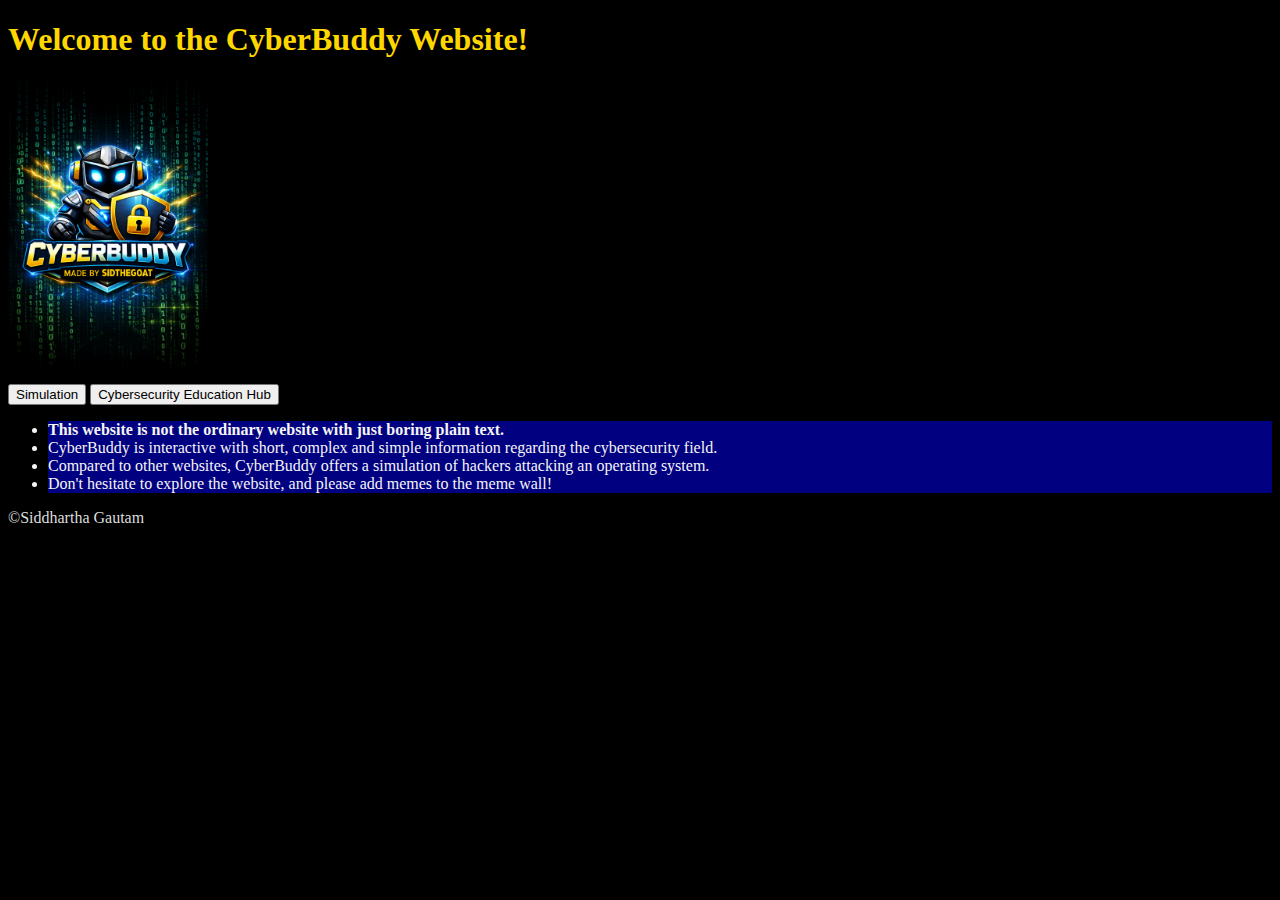
<file: css_1/index.html>
<!DOCTYPE html>
<html lang="en">
<head>
    <meta charset="UTF-8">
    <meta name="viewport" content="width=device-width, initial-scale=1.0">
    <title>CyberBuddy</title>
    <link rel="stylesheet" href="styles.css">
</head> 
<header> <h1>Welcome to the CyberBuddy Website!</h1> </header>
<body> 
    <script src="script.js">

    </script>
    <img src="image.png" alt="CyberBuddy Logo" width="300" height="500">
    <nav>   
    <button onclick="window.location= 'index3.html'">Simulation</button>
    <button onclick="window.location='index2.html'">Cybersecurity Education Hub</button>
    </nav>
     <ul>
     <li id="textbold">  This website is not the ordinary website with just boring plain text. </li>
    <li class="textbold">CyberBuddy is interactive with short, complex and simple information regarding the cybersecurity field.</li> 
    <li>Compared to other websites, CyberBuddy offers a simulation of hackers attacking an operating system.</li>
    <li>Don't hesitate to explore the website, and please add memes to the meme wall!</li>
    </ul>
    <footer>©Siddhartha Gautam</footer>
</body>
</html>
</file>
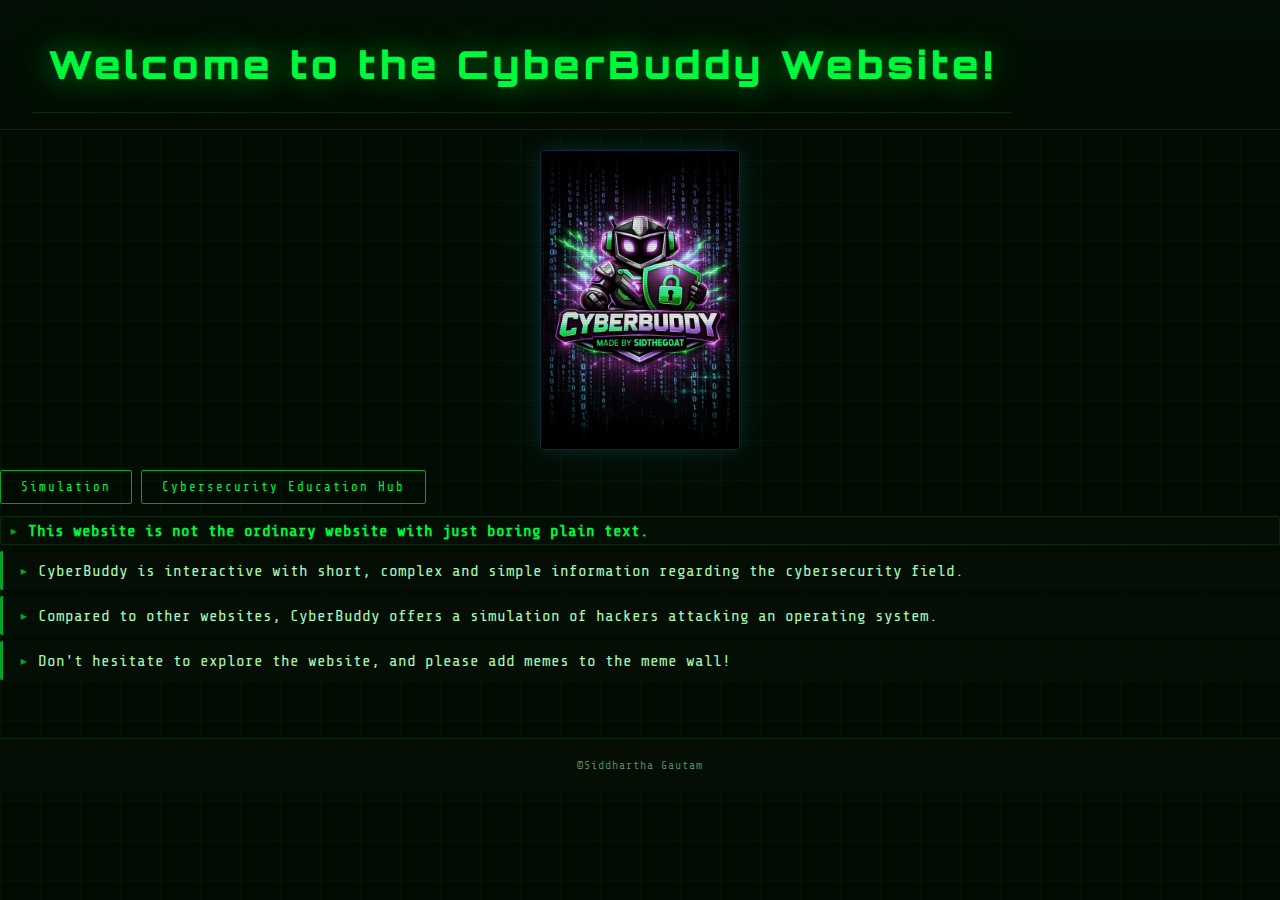
<file: html_1/index.html>
<!DOCTYPE html>
<html lang="en">
<head>
    <meta charset="UTF-8">
    <meta name="viewport" content="width=device-width, initial-scale=1.0">
    <title>CyberBuddy</title>
    <link rel="stylesheet" href="styles.css">
</head> 
<header> <h1>Welcome to the CyberBuddy Website!</h1> </header>
<body> 
    <script src="script.js">

    </script>
    <img src="image.png" alt="CyberBuddy Logo" width="300" height="500">
    <nav>   
    <button onclick="window.location= 'index3.html'">Simulation</button>
    <button onclick="window.location='index2.html'">Cybersecurity Education Hub</button>
    </nav>
     <ul>
     <li id="textbold">  This website is not the ordinary website with just boring plain text. </li>
    <li class="textbold">CyberBuddy is interactive with short, complex and simple information regarding the cybersecurity field.</li> 
    <li>Compared to other websites, CyberBuddy offers a simulation of hackers attacking an operating system.</li>
    <li>Don't hesitate to explore the website, and please add memes to the meme wall!</li>
    </ul>
    <footer>©Siddhartha Gautam</footer>
</body>
</html>
</file>
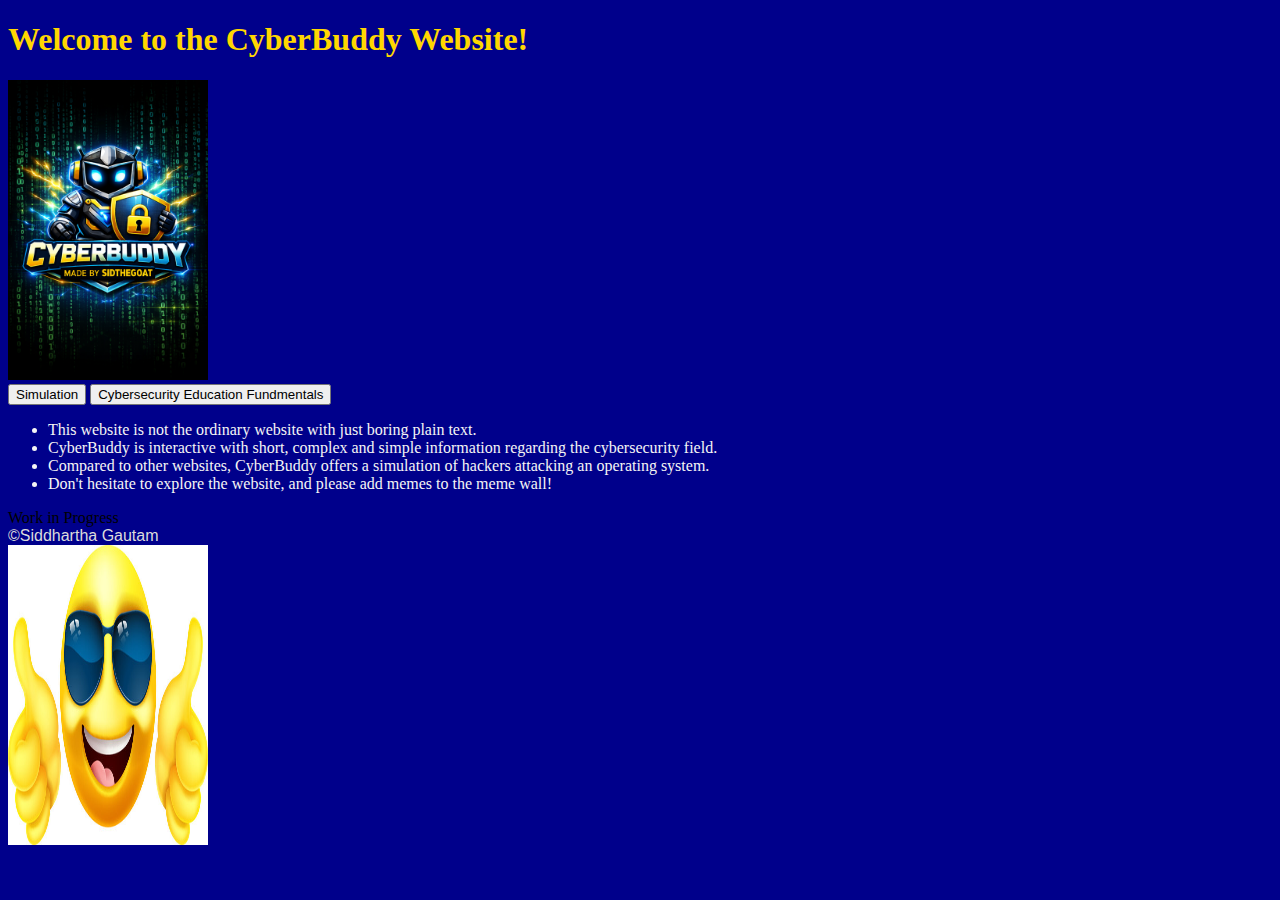
<file: javascript_1/index.html>
<!DOCTYPE html>
<html lang="en">
<head>
    <meta charset="UTF-8">
    <meta name="viewport" content="width=device-width, initial-scale=1.0">
    <title>CyberBuddy</title>
    <link rel="stylesheet" href="styles.css"> 
    
</head> 
<header> <h1>Welcome to the CyberBuddy Website!</h1></header>
<body> 
    <img src="image.png" alt="CyberBuddy Logo">
    <nav>   
    <button onclick="window.location= 'index3.html'">Simulation</button>
    <button onclick="window.location='index2.html'">Cybersecurity Education Fundmentals</button>
    </nav>
     <ul>
     <li>This website is not the ordinary website with just boring plain text. </li>
    <li class="textbold">CyberBuddy is interactive with short, complex and simple information regarding the cybersecurity field.</li> 
    <li>Compared to other websites, CyberBuddy offers a simulation of hackers attacking an operating system.</li>
    <li>Don't hesitate to explore the website, and please add memes to the meme wall!</li>
    </ul>

    <div id="output"></div>
    <footer id="footer">©Siddhartha Gautam</footer>
<img src="image copy.png" alt="thumbs up" id="thumbsup">
<script src="script.js"></script>
</body>
</html>
</file>
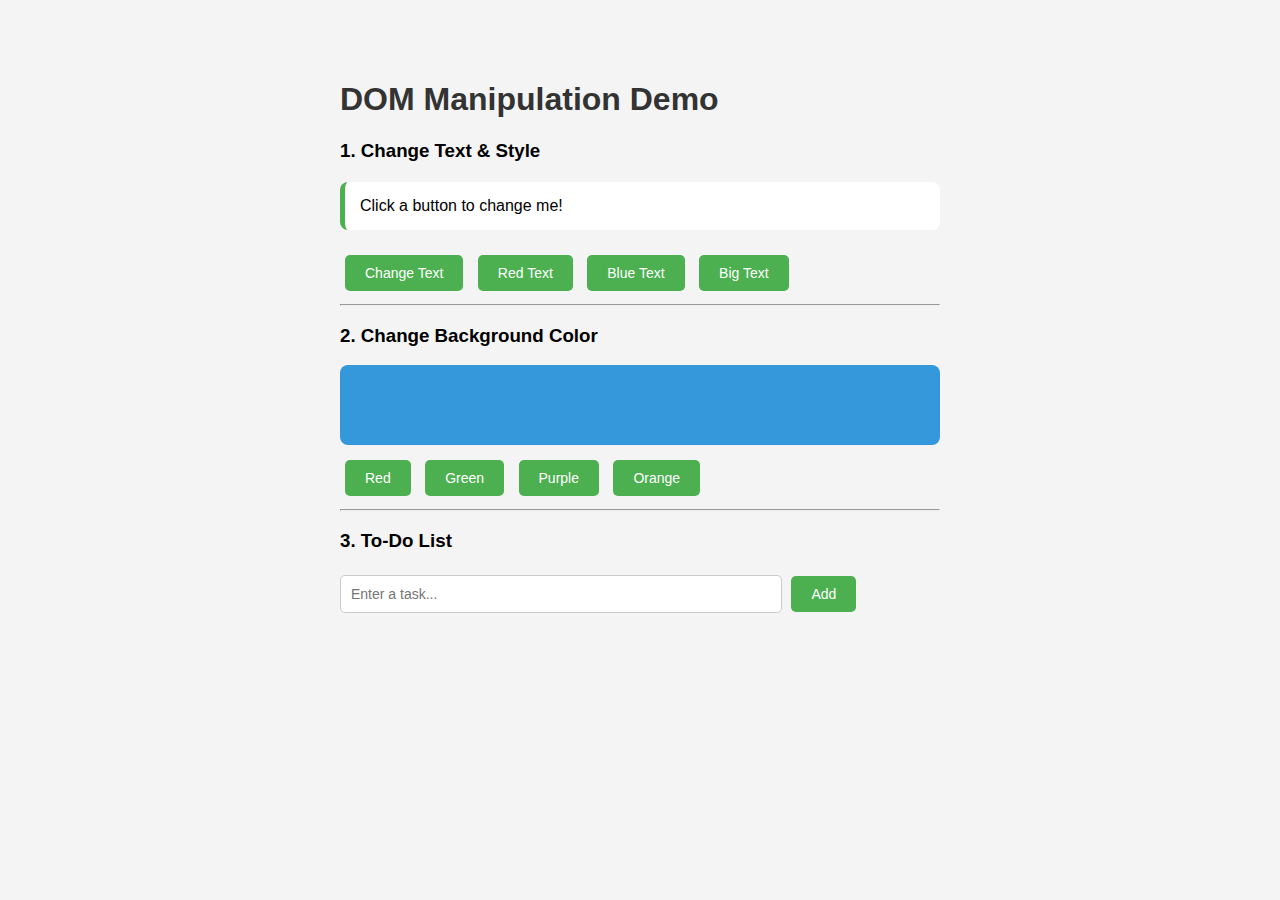
<file: sample/index.html>
<!DOCTYPE html>
<html lang="en">
<head>
  <meta charset="UTF-8">
  <meta name="viewport" content="width=device-width, initial-scale=1.0">
  <title>JavaScript DOM Demo</title>
  <style>
    body {
      font-family: Arial, sans-serif;
      max-width: 600px;
      margin: 40px auto;
      padding: 20px;
      background: #f4f4f4;
    }

    h1 {
      color: #333;
    }

    button {
      padding: 10px 20px;
      margin: 5px;
      border: none;
      border-radius: 5px;
      cursor: pointer;
      background: #4CAF50;
      color: white;
      font-size: 14px;
    }

    button:hover {
      opacity: 0.8;
    }

    #message {
      margin: 20px 0;
      padding: 15px;
      background: white;
      border-radius: 8px;
      border-left: 5px solid #4CAF50;
    }

    #todo-input {
      padding: 10px;
      width: 70%;
      font-size: 14px;
      border: 1px solid #ccc;
      border-radius: 5px;
    }

    #todo-list {
      list-style: none;
      padding: 0;
    }

    #todo-list li {
      background: white;
      padding: 10px 15px;
      margin: 5px 0;
      border-radius: 5px;
      display: flex;
      justify-content: space-between;
      align-items: center;
    }

    #todo-list li.done {
      text-decoration: line-through;
      color: gray;
    }

    .delete-btn {
      background: #e74c3c;
      padding: 5px 10px;
      font-size: 12px;
    }

    #color-box {
      width: 100%;
      height: 80px;
      border-radius: 8px;
      margin: 10px 0;
      background: #3498db;
      transition: background 0.3s;
    }
  </style>
</head>
<body>

  <h1 id="title">DOM Manipulation Demo</h1>

  <!-- Section 1: Change Text -->
  <h3>1. Change Text & Style</h3>
  <p id="message">Click a button to change me!</p>
  <button onclick="document.getElementById('message').textContent = 'Hello JavaScript! 👋'">Change Text</button>
  <button onclick="document.getElementById('message').style.color = 'red'">Red Text</button>
  <button onclick="document.getElementById('message').style.color = 'blue'">Blue Text</button>
  <button onclick="document.getElementById('message').style.fontSize = '22px'">Big Text</button>

  <hr>

  <!-- Section 2: Color Box -->
  <h3>2. Change Background Color</h3>
  <div id="color-box"></div>
  <button onclick="document.getElementById('color-box').style.background = '#e74c3c'">Red</button>
  <button onclick="document.getElementById('color-box').style.background = '#2ecc71'">Green</button>
  <button onclick="document.getElementById('color-box').style.background = '#9b59b6'">Purple</button>
  <button onclick="document.getElementById('color-box').style.background = '#f39c12'">Orange</button>

  <hr>

  <!-- Section 3: To-Do List -->
  <h3>3. To-Do List</h3>
  <input type="text" id="todo-input" placeholder="Enter a task..." />
  <button onclick="addTask()">Add</button>
  <ul id="todo-list"></ul>

  <script>
    function addTask() {
      const input = document.getElementById("todo-input");
      const text = input.value.trim();

      if (text === "") {
        alert("Please enter a task!");
        return;
      }

      // Create list item
      const li = document.createElement("li");
      li.textContent = text;

      // Mark as done on click
      li.addEventListener("click", () => {
        li.classList.toggle("done");
      });

      // Delete button
      const deleteBtn = document.createElement("button");
      deleteBtn.textContent = "Delete";
      deleteBtn.classList.add("delete-btn");
      deleteBtn.addEventListener("click", (e) => {
        e.stopPropagation(); // prevent triggering the li click
        li.remove();
      });

      li.appendChild(deleteBtn);
      document.getElementById("todo-list").appendChild(li);

      input.value = ""; // clear input
      input.focus();
    }

    // Allow pressing Enter to add a task
    document.getElementById("todo-input").addEventListener("keypress", (e) => {
      if (e.key === "Enter") addTask();
    });
  </script>

</body>
</html>
</file>
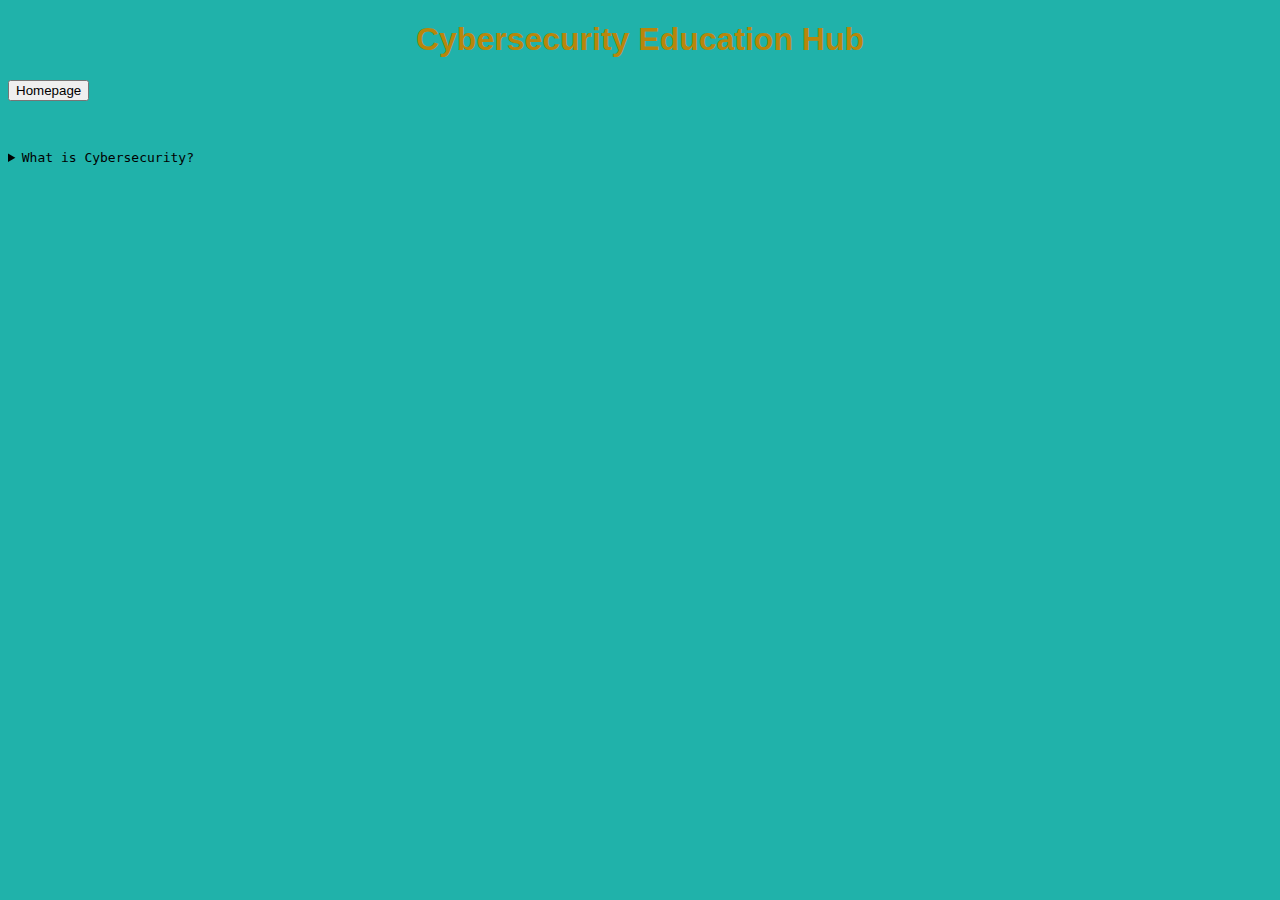
<file: css_1/index2.html>
<!DOCTYPE html>
<html lang="en">
<head>
    <meta charset="UTF-8">
    <meta name="viewport" content="width=device-width, initial-scale=1.0"> 
    <link rel ="stylesheet" href="styles2.css">
   
</head>
<body>
    <header>
<h1>Cybersecurity Education Hub</h1> </header> 
<nav>
    <button onclick="window.location= 'index.html'">Homepage</button>
</nav> 

<details id="cybersecurity">
    <summary>What is Cybersecurity?</summary>
    <p> The definition of Cybersecurity is protecting computers, networks, systems, and keeping data save that can be subjected to unauthorized use. 
    Its priority is to keep information secure, and make sure that technology can be used safely in the daily use of technology.
</html>
</file>
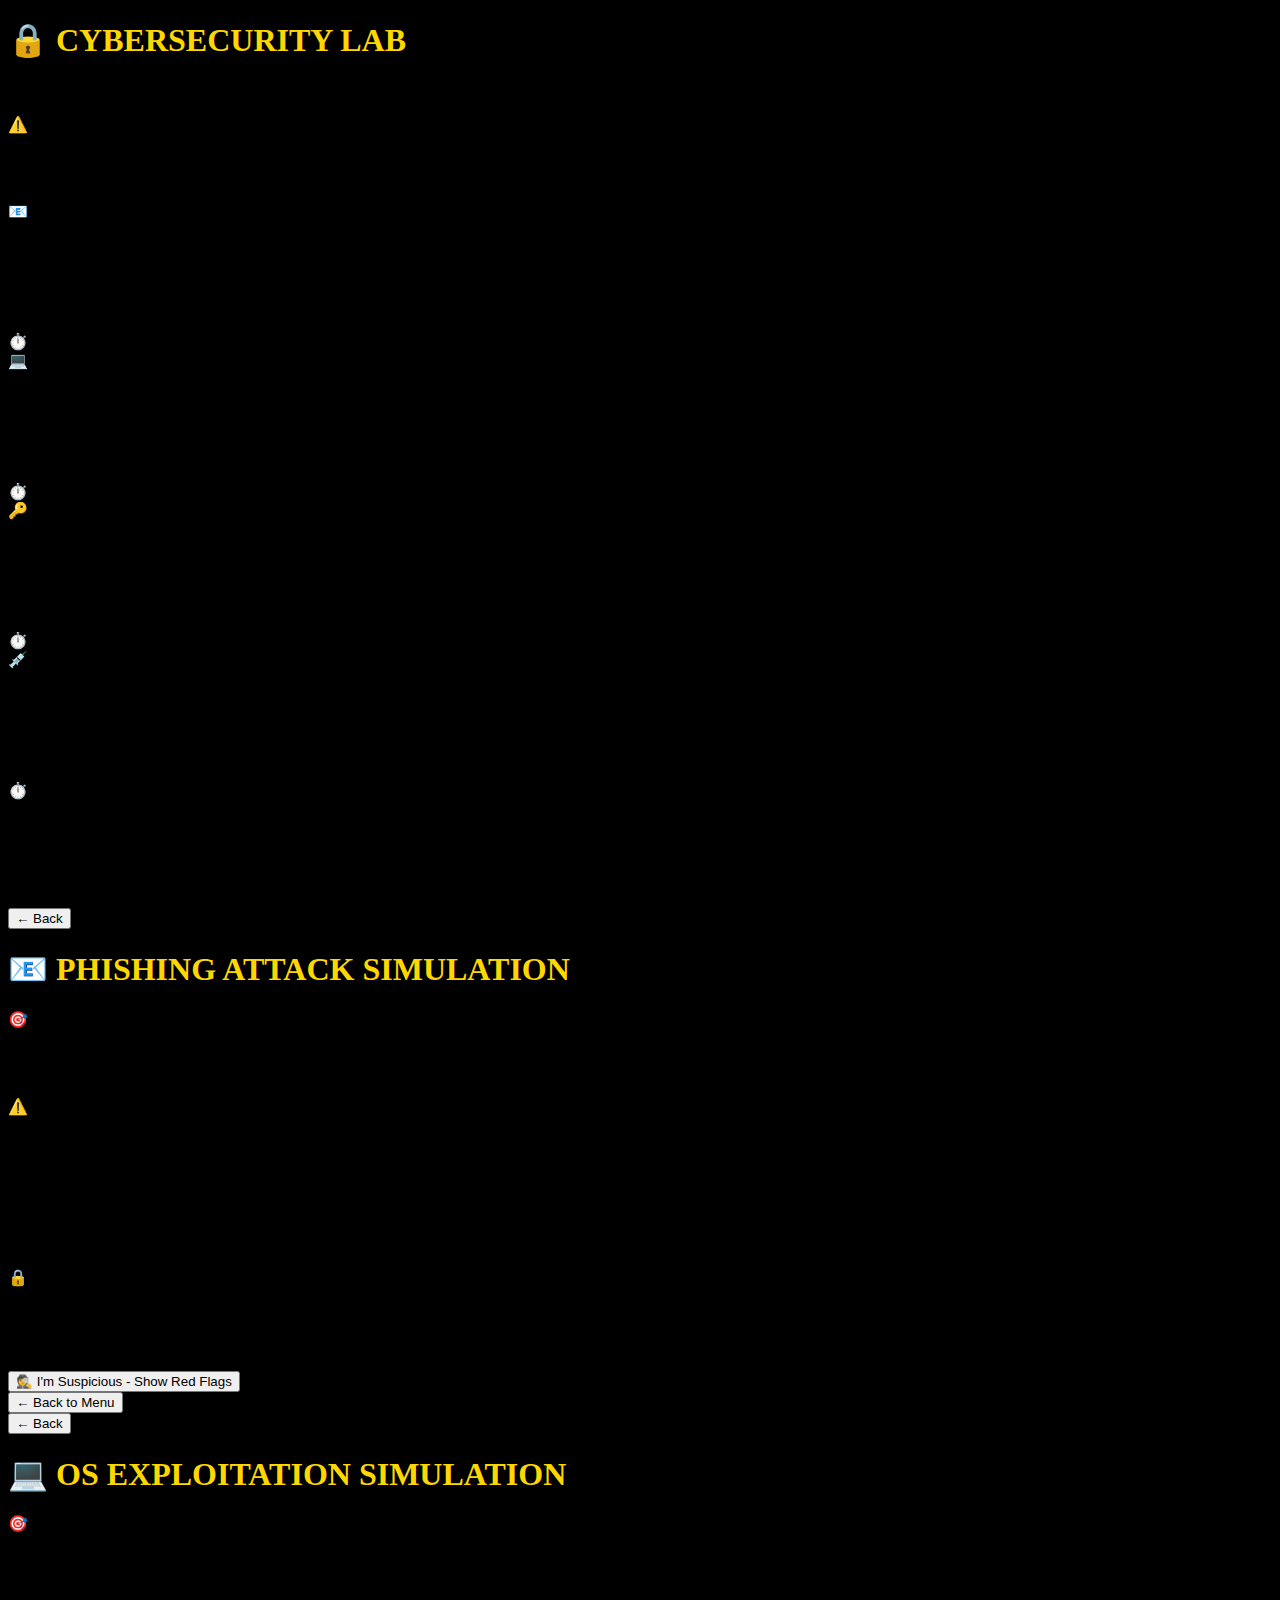
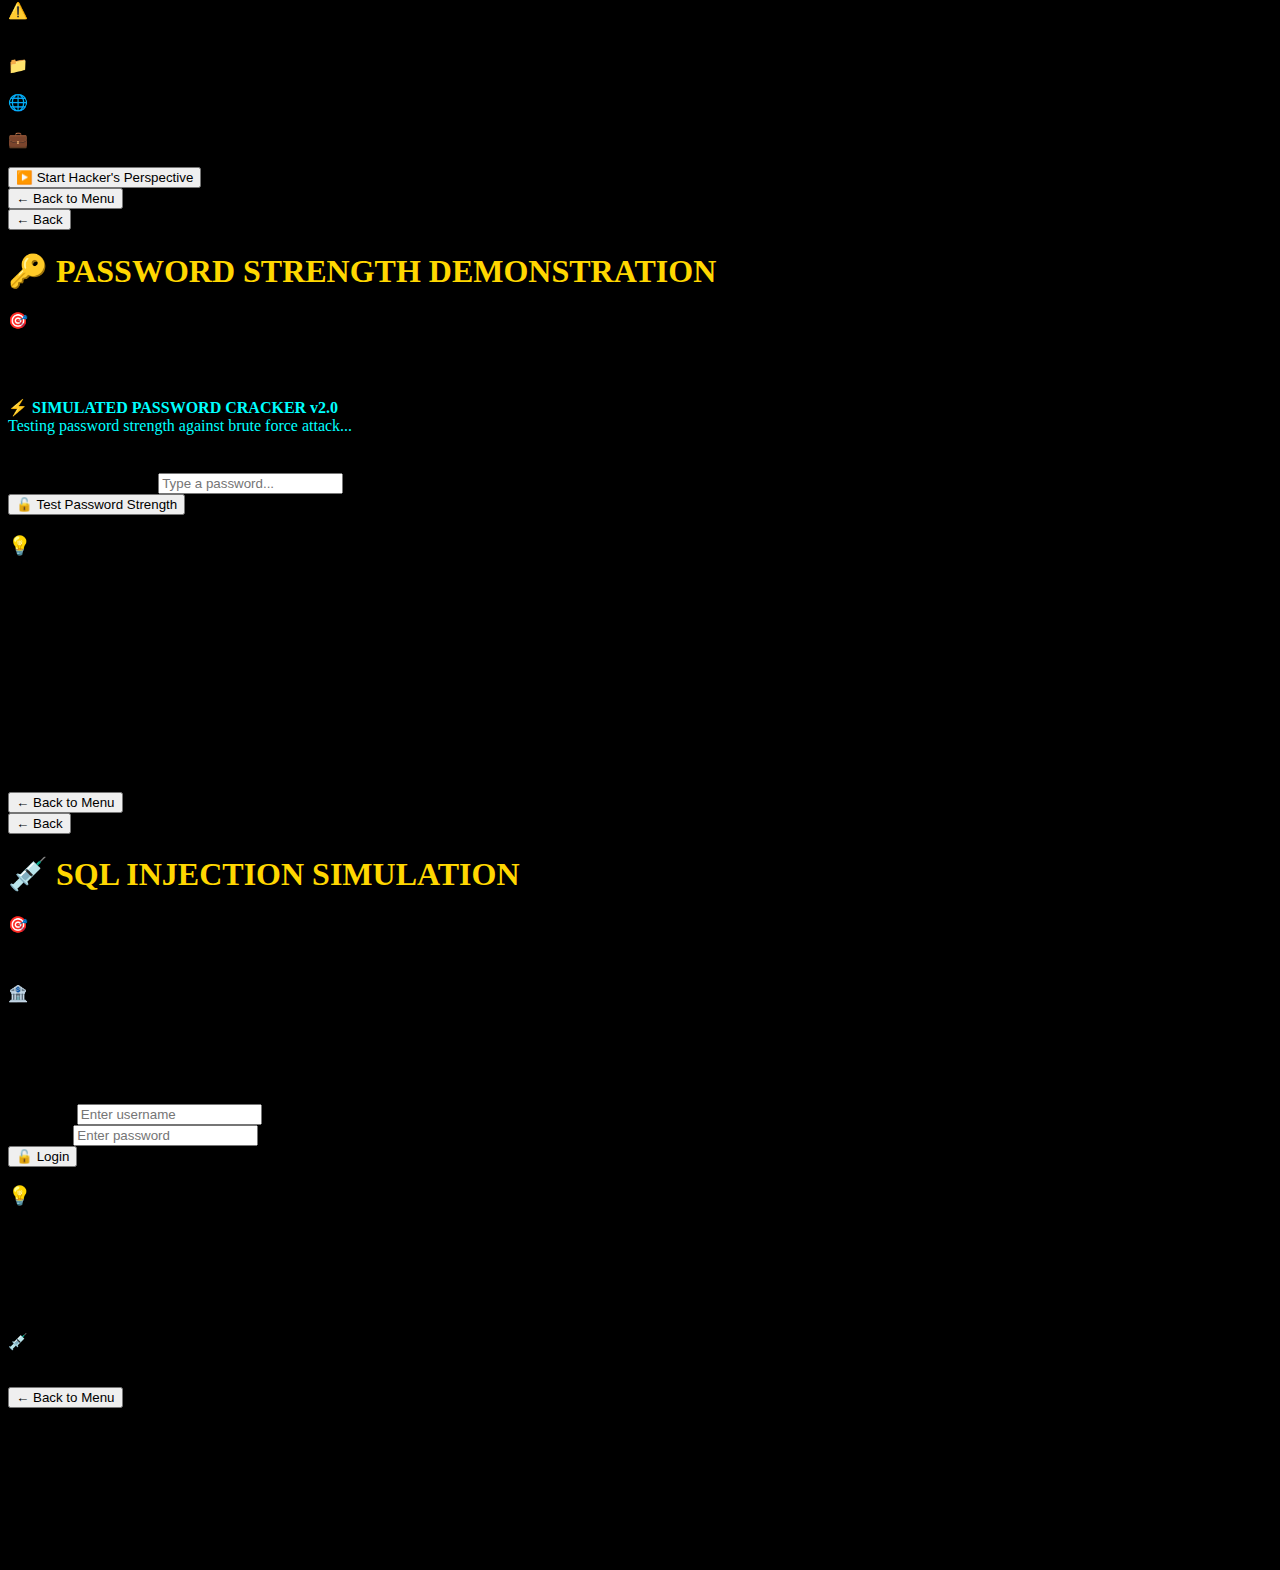
<file: css_1/index3.html>
<!DOCTYPE html>
<html lang="en">
<head>
    <meta charset="UTF-8">
    <meta name="viewport" content="width=device-width, initial-scale=1.0">
    <title>Cybersecurity Education Simulator</title>
    <!-- Link to external CSS file -->
    <link rel="stylesheet" href="styles.css">
</head>
<body>
    <div class="container">
        
        <!-- ==================== HOME SCREEN ==================== -->
        <div id="home" class="screen active">
            <!-- Animated header with glitch effect -->
            <div class="header-container">
                <h1 class="glitch" data-text="CYBERSECURITY LAB">🔒 CYBERSECURITY LAB</h1>
                <div class="scanner-line"></div>
                <p class="subtitle">
                    <span class="typing-text">Learn how hackers work and how to protect yourself</span>
                </p>
            </div>
            
            <!-- Warning banner with animation -->
            <div class="warning-banner">
                <div class="warning-icon">⚠️</div>
                <div class="warning-content">
                    <strong>EDUCATIONAL PURPOSE ONLY</strong>
                    <p>These simulations teach you about cybersecurity threats. Everything here is safe and fake.</p>
                </div>
            </div>

            <!-- Challenge cards with enhanced design -->
            <div class="menu-grid">
                <!-- Phishing Card -->
                <div class="challenge-card phishing-card" onclick="startChallenge('phishing')">
                    <div class="card-header">
                        <div class="card-icon">📧</div>
                        <div class="difficulty-badge easy">BEGINNER</div>
                    </div>
                    <h3>Phishing Attack</h3>
                    <p>Learn how hackers trick people into revealing passwords through fake emails and websites.</p>
                    <div class="card-footer">
                        <span class="card-stats">⏱️ 5 min</span>
                        <span class="card-arrow">→</span>
                    </div>
                </div>

                <!-- OS Exploitation Card -->
                <div class="challenge-card os-card" onclick="startChallenge('os-hack')">
                    <div class="card-header">
                        <div class="card-icon">💻</div>
                        <div class="difficulty-badge medium">INTERMEDIATE</div>
                    </div>
                    <h3>OS Exploitation</h3>
                    <p>See how attackers exploit vulnerabilities in outdated operating systems to gain access.</p>
                    <div class="card-footer">
                        <span class="card-stats">⏱️ 6 min</span>
                        <span class="card-arrow">→</span>
                    </div>
                </div>

                <!-- Password Cracking Card -->
                <div class="challenge-card password-card" onclick="startChallenge('password')">
                    <div class="card-header">
                        <div class="card-icon">🔑</div>
                        <div class="difficulty-badge easy">BEGINNER</div>
                    </div>
                    <h3>Password Cracking</h3>
                    <p>Understand why strong passwords matter by trying to crack weak ones.</p>
                    <div class="card-footer">
                        <span class="card-stats">⏱️ 4 min</span>
                        <span class="card-arrow">→</span>
                    </div>
                </div>

                <!-- SQL Injection Card -->
                <div class="challenge-card sql-card" onclick="startChallenge('sql-injection')">
                    <div class="card-header">
                        <div class="card-icon">💉</div>
                        <div class="difficulty-badge hard">ADVANCED</div>
                    </div>
                    <h3>SQL Injection</h3>
                    <p>Hack into a database by injecting malicious SQL code into a login form.</p>
                    <div class="card-footer">
                        <span class="card-stats">⏱️ 7 min</span>
                        <span class="card-arrow">→</span>
                    </div>
                </div>
            </div>

            <!-- Stats section -->
            <div class="stats-container">
                <div class="stat-box">
                    <div class="stat-number">4</div>
                    <div class="stat-label">Simulations Available</div>
                </div>
                <div class="stat-box">
                    <div class="stat-number">100%</div>
                    <div class="stat-label">Safe Learning</div>
                </div>
                <div class="stat-box">
                    <div class="stat-number">0</div>
                    <div class="stat-label">Real Threats</div>
                </div>
            </div>
        </div>

        <!-- ==================== PHISHING SIMULATION ==================== -->
        <div id="phishing" class="screen">
            <div class="screen-header">
                <button class="btn-back-top" onclick="goHome()">← Back</button>
                <h1>📧 PHISHING ATTACK SIMULATION</h1>
            </div>
            
            <div id="phishing-step1">
                <div class="scenario-box">
                    <div class="scenario-label">🎯 SCENARIO</div>
                    <p>You receive an email. Read it carefully and decide what to do.</p>
                </div>

                <div class="email-container">
                    <div class="email-header">
                        <div class="email-from">From: <span class="highlight">security@paypa1-verify.com</span></div>
                        <div class="email-subject">⚠️ URGENT: Your PayPal Account Has Been Limited</div>
                    </div>
                    <div class="email-body">
                        <p>Dear Valued Customer,</p>
                        <p>We have detected unusual activity on your account. Your account has been temporarily limited for your security.</p>
                        <p class="urgent-text"><strong>You must verify your identity within 24 hours or your account will be permanently suspended.</strong></p>
                        <p>Click below to verify your account immediately:</p>
                        <div class="suspicious-link" onclick="clickPhishingLink()">
                            🔒 VERIFY MY ACCOUNT NOW
                        </div>
                        <p>Thank you for your prompt attention to this matter.</p>
                        <p>The PayPal Security Team</p>
                    </div>
                </div>

                <div class="button-group">
                    <button class="btn btn-large btn-warning" onclick="showPhishingExplanation()">
                        <span class="btn-icon">🕵️</span>
                        I'm Suspicious - Show Red Flags
                    </button>
                </div>
            </div>

            <div id="phishing-caught" style="display: none;">
                <div class="alert-box danger">
                    <div class="alert-icon">🚨</div>
                    <div class="alert-content">
                        <h2>YOU JUST GOT PHISHED!</h2>
                        <p>If this were real, a hacker would now have access to your account credentials!</p>
                    </div>
                </div>

                <div class="explanation-box">
                    <h3>📖 What Just Happened?</h3>
                    <p>When you clicked that link, you would have been taken to a fake website that looks exactly like PayPal's login page. When you enter your credentials, the hacker captures them.</p>
                    
                    <h3 class="section-title">🚩 Red Flags You Missed:</h3>
                    <div class="red-flags-grid">
                        <div class="flag-item">
                            <div class="flag-icon">📧</div>
                            <div class="flag-content">
                                <strong>Suspicious Email</strong>
                                <p>"paypa1-verify.com" uses number 1 instead of letter L</p>
                            </div>
                        </div>
                        <div class="flag-item">
                            <div class="flag-icon">⏰</div>
                            <div class="flag-content">
                                <strong>Urgency Tactics</strong>
                                <p>"24 hours or permanent suspension" creates panic</p>
                            </div>
                        </div>
                        <div class="flag-item">
                            <div class="flag-icon">👤</div>
                            <div class="flag-content">
                                <strong>Generic Greeting</strong>
                                <p>"Dear Valued Customer" instead of your name</p>
                            </div>
                        </div>
                        <div class="flag-item">
                            <div class="flag-icon">🔗</div>
                            <div class="flag-content">
                                <strong>Hidden URL</strong>
                                <p>Button doesn't show the actual destination</p>
                            </div>
                        </div>
                    </div>

                    <h3 class="section-title">🛡️ Protection Tips:</h3>
                    <ul class="protection-list">
                        <li><span class="check-icon">✓</span> Never click links in unexpected emails</li>
                        <li><span class="check-icon">✓</span> Always check sender's email address carefully</li>
                        <li><span class="check-icon">✓</span> Type URLs directly into your browser</li>
                        <li><span class="check-icon">✓</span> Enable two-factor authentication on all accounts</li>
                    </ul>
                </div>
            </div>

            <button class="btn btn-back-bottom" onclick="goHome()">← Back to Menu</button>
        </div>

        <!-- ==================== OS EXPLOITATION ==================== -->
        <div id="os-hack" class="screen">
            <div class="screen-header">
                <button class="btn-back-top" onclick="goHome()">← Back</button>
                <h1>💻 OS EXPLOITATION SIMULATION</h1>
            </div>
            
            <div id="os-step1">
                <div class="scenario-box">
                    <div class="scenario-label">🎯 SCENARIO</div>
                    <p>A user is browsing online with an outdated, unpatched operating system.</p>
                </div>

                <div class="desktop-sim">
                    <div class="desktop-header">
                        <div class="window-controls">
                            <span class="control-btn red"></span>
                            <span class="control-btn yellow"></span>
                            <span class="control-btn green"></span>
                        </div>
                        <span class="desktop-title">Windows 10</span>
                    </div>
                    <div class="vulnerability-alert">
                        ⚠️ Windows Update<br>
                        Your system is out of date. 15 critical security updates available.<br>
                        <small>(User keeps clicking "Remind me later")</small>
                    </div>
                    <div class="desktop-icons">
                        <div class="desktop-icon">
                            <div class="icon-img">📁</div>
                            My Documents
                        </div>
                        <div class="desktop-icon">
                            <div class="icon-img">🌐</div>
                            Browser
                        </div>
                        <div class="desktop-icon">
                            <div class="icon-img">💼</div>
                            Work Files
                        </div>
                    </div>
                </div>

                <button class="btn btn-large btn-danger" onclick="startOSHack()">
                    <span class="btn-icon">▶️</span>
                    Start Hacker's Perspective
                </button>
            </div>

            <div id="os-step2" style="display: none;">
                <div class="hacker-view">
                    <h3 class="hacker-title">🎯 HACKER'S VIEW - TARGETING SYSTEM</h3>
                    <div class="terminal">
                        <div class="terminal-header">
                            <span>●</span> <span>●</span> <span>●</span>
                            <span class="terminal-title">root@kali:~#</span>
                        </div>
                        <div id="hack-output" class="terminal-content"></div>
                    </div>
                </div>

                <div id="os-explanation" style="display: none;">
                    <div class="alert-box danger">
                        <div class="alert-icon">🚨</div>
                        <div class="alert-content">
                            <h2>SYSTEM COMPROMISED!</h2>
                            <p>The hacker now has complete control over this computer!</p>
                        </div>
                    </div>

                    <div class="explanation-box">
                        <h3>📖 What Just Happened?</h3>
                        <div class="attack-steps">
                            <div class="attack-step">
                                <div class="step-number">1</div>
                                <div class="step-content">
                                    <strong>Reconnaissance</strong>
                                    <p>Hacker scanned the network and found your IP address</p>
                                </div>
                            </div>
                            <div class="attack-step">
                                <div class="step-number">2</div>
                                <div class="step-content">
                                    <strong>Vulnerability Discovery</strong>
                                    <p>Detected outdated Windows with unpatched security holes</p>
                                </div>
                            </div>
                            <div class="attack-step">
                                <div class="step-number">3</div>
                                <div class="step-content">
                                    <strong>Exploitation</strong>
                                    <p>Used known exploit to break through defenses</p>
                                </div>
                            </div>
                            <div class="attack-step">
                                <div class="step-number">4</div>
                                <div class="step-content">
                                    <strong>Access Gained</strong>
                                    <p>Installed backdoor for permanent access</p>
                                </div>
                            </div>
                        </div>

                        <h3 class="section-title danger-text">💀 What Can They Do Now?</h3>
                        <ul class="danger-list">
                            <li>Steal all files, photos, and documents</li>
                            <li>Install ransomware and hold data hostage</li>
                            <li>Access saved passwords and financial information</li>
                            <li>Turn on webcam and microphone</li>
                            <li>Use your computer to attack others</li>
                        </ul>

                        <h3 class="section-title">🛡️ Prevention Tips:</h3>
                        <ul class="protection-list">
                            <li><span class="check-icon">✓</span> <strong>ALWAYS install security updates immediately</strong></li>
                            <li><span class="check-icon">✓</span> Use a firewall (Windows Defender is built-in)</li>
                            <li><span class="check-icon">✓</span> Install antivirus software and keep it updated</li>
                            <li><span class="check-icon">✓</span> Enable automatic updates so you don't forget</li>
                        </ul>
                    </div>
                </div>
            </div>

            <button class="btn btn-back-bottom" onclick="goHome()">← Back to Menu</button>
        </div>

        <!-- ==================== PASSWORD CRACKING ==================== -->
        <div id="password" class="screen">
            <div class="screen-header">
                <button class="btn-back-top" onclick="goHome()">← Back</button>
                <h1>🔑 PASSWORD STRENGTH DEMONSTRATION</h1>
            </div>
            
            <div class="scenario-box">
                <div class="scenario-label">🎯 CHALLENGE</div>
                <p>Try different passwords and see how quickly a hacker's computer could crack them using brute force attacks.</p>
            </div>

            <div class="terminal">
                <div class="terminal-header">
                    <span>●</span> <span>●</span> <span>●</span>
                    <span class="terminal-title">Password Cracker v2.0</span>
                </div>
                <div class="terminal-content">
                    <div style="color: #00ffff; margin-bottom: 20px;">
                        <strong>⚡ SIMULATED PASSWORD CRACKER v2.0</strong><br>
                        Testing password strength against brute force attack...<br><br>
                    </div>

                    <div class="password-input-container">
                        <label class="terminal-label">Enter password to test:</label>
                        <input type="text" id="password-input" class="terminal-input" placeholder="Type a password...">
                    </div>

                    <button class="btn btn-large btn-success" onclick="crackPassword()">
                        <span class="btn-icon">🔓</span>
                        Test Password Strength
                    </button>

                    <div id="crack-result" style="margin-top: 20px;"></div>
                </div>
            </div>

            <div class="examples-box">
                <h3>💡 Try These Examples:</h3>
                <div class="examples-grid">
                    <div class="example-item weak" onclick="document.getElementById('password-input').value='password'; crackPassword();">
                        <div class="example-strength">WEAK</div>
                        <div class="example-pwd">"password"</div>
                        <div class="example-desc">Very common</div>
                    </div>
                    <div class="example-item weak" onclick="document.getElementById('password-input').value='john123'; crackPassword();">
                        <div class="example-strength">WEAK</div>
                        <div class="example-pwd">"john123"</div>
                        <div class="example-desc">Name + numbers</div>
                    </div>
                    <div class="example-item medium" onclick="document.getElementById('password-input').value='P@ssw0rd'; crackPassword();">
                        <div class="example-strength">MEDIUM</div>
                        <div class="example-pwd">"P@ssw0rd"</div>
                        <div class="example-desc">Substitutions</div>
                    </div>
                    <div class="example-item strong" onclick="document.getElementById('password-input').value='Tr0pic@lSt0rm#92'; crackPassword();">
                        <div class="example-strength">STRONG</div>
                        <div class="example-pwd">"Tr0pic@lSt0rm#92"</div>
                        <div class="example-desc">Complex mix</div>
                    </div>
                </div>
            </div>

            <button class="btn btn-back-bottom" onclick="goHome()">← Back to Menu</button>
        </div>

        <!-- ==================== SQL INJECTION ==================== -->
        <div id="sql-injection" class="screen">
            <div class="screen-header">
                <button class="btn-back-top" onclick="goHome()">← Back</button>
                <h1>💉 SQL INJECTION SIMULATION</h1>
            </div>
            
            <div id="sql-step1">
                <div class="scenario-box">
                    <div class="scenario-label">🎯 SCENARIO</div>
                    <p>You've found a poorly secured login form. Try to hack your way in without knowing the password!</p>
                </div>

                <div class="login-container">
                    <div class="login-box">
                        <div class="login-header">
                            <div class="lock-icon">🏦</div>
                            <h2>SecureBank Login</h2>
                            <p>Customer Portal</p>
                        </div>
                        
                        <div class="form-group">
                            <label>Username</label>
                            <input type="text" id="sql-username" placeholder="Enter username" class="form-input">
                        </div>
                        
                        <div class="form-group">
                            <label>Password</label>
                            <input type="password" id="sql-password" placeholder="Enter password" class="form-input">
                        </div>
                        
                        <button class="btn btn-large btn-primary" onclick="attemptSQLLogin()">
                            <span class="btn-icon">🔓</span>
                            Login
                        </button>
                    </div>
                </div>

                <div class="hint-box">
                    <h3>💡 Hacking Hint:</h3>
                    <p>This login form is vulnerable to SQL injection. The backend code looks like this:</p>
                    <div class="code-block">
                        <div class="code-header">
                            <span>●</span> <span>●</span> <span>●</span>
                            <span>vulnerable_code.php</span>
                        </div>
                        <code>
                            SELECT * FROM users<br>
                            WHERE username = '<span class="code-highlight">[YOUR INPUT]</span>'<br>
                            AND password = '<span class="code-highlight">[YOUR INPUT]</span>'
                        </code>
                    </div>
                    <div class="injection-example">
                        <strong>💉 Try this injection:</strong>
                        <div class="injection-code" onclick="document.getElementById('sql-username').value=this.textContent.trim()">
                            admin' OR '1'='1
                        </div>
                        <small>Click to copy ↑ (Leave password empty or put anything)</small>
                    </div>
                </div>
            </div>

            <div id="sql-hacked" style="display: none;">
                <div class="alert-box success">
                    <div class="alert-icon">🚨</div>
                    <div class="alert-content">
                        <h2>YOU'RE IN! DATABASE COMPROMISED!</h2>
                        <p>You just bypassed authentication without knowing any passwords!</p>
                    </div>
                </div>

                <div class="explanation-box">
                    <h3>📖 What Your Injection Did:</h3>
                    <div class="sql-comparison">
                        <div class="sql-box intended">
                            <div class="sql-label">Original Query (Developer's Intent)</div>
                            <code>SELECT * FROM users<br>WHERE username = 'john'<br>AND password = 'secret123'</code>
                        </div>
                        <div class="sql-arrow">→</div>
                        <div class="sql-box injected">
                            <div class="sql-label">Injected Query (What Actually Ran)</div>
                            <code>SELECT * FROM users<br>WHERE username = 'admin' OR '1'='1'<br>AND password = ''</code>
                        </div>
                    </div>
                    <div class="explanation-highlight">
                        The <strong>OR '1'='1'</strong> is always true, so the database returns all users and logs you in as the first one (usually admin)!
                    </div>

                    <h3 class="section-title danger-text">💀 What Could a Real Attacker Do?</h3>
                    <div class="attack-capabilities">
                        <div class="capability-item">
                            <div class="capability-icon">🔓</div>
                            <strong>Bypass Authentication</strong>
                            <p>Log in as any user without passwords</p>
                        </div>
                        <div class="capability-item">
                            <div class="capability-icon">📂</div>
                            <strong>Dump Database</strong>
                            <p>Steal all user data, emails, passwords</p>
                        </div>
                        <div class="capability-item">
                            <div class="capability-icon">🗑️</div>
                            <strong>Delete Data</strong>
                            <p>Drop tables with <code>'; DROP TABLE users; --</code></p>
                        </div>
                        <div class="capability-item">
                            <div class="capability-icon">✏️</div>
                            <strong>Modify Data</strong>
                            <p>Change prices, balances, permissions</p>
                        </div>
                    </div>

                    <h3 class="section-title">🛡️ How Developers Prevent This:</h3>
                    <ul class="protection-list">
                        <li><span class="check-icon">✓</span> <strong>Use parameterized queries</strong> - Never concatenate user input into SQL</li>
                        <li><span class="check-icon">✓</span> <strong>Input validation</strong> - Reject suspicious characters and SQL keywords</li>
                        <li><span class="check-icon">✓</span> <strong>Least privilege</strong> - Database accounts with minimal permissions</li>
                        <li><span class="check-icon">✓</span> <strong>Web Application Firewall (WAF)</strong> - Detects and blocks SQL injection</li>
                    </ul>

                    <div class="key-lesson">
                        <div class="lesson-icon">⚡</div>
                        <div class="lesson-content">
                            <strong>Key Lesson:</strong>
                            <p>SQL Injection has been on the OWASP Top 10 list for decades, yet it's still one of the most common web vulnerabilities. Always use parameterized queries!</p>
                        </div>
                    </div>
                </div>
            </div>

            <button class="btn btn-back-bottom" onclick="goHome()">← Back to Menu</button>
        </div>

    </div>

    <!-- Matrix-style background animation -->
    <canvas id="matrix-bg"></canvas>

    <!-- Link to external JavaScript file -->
    <script src="script.js"></script>
</body>
</html>
</file>
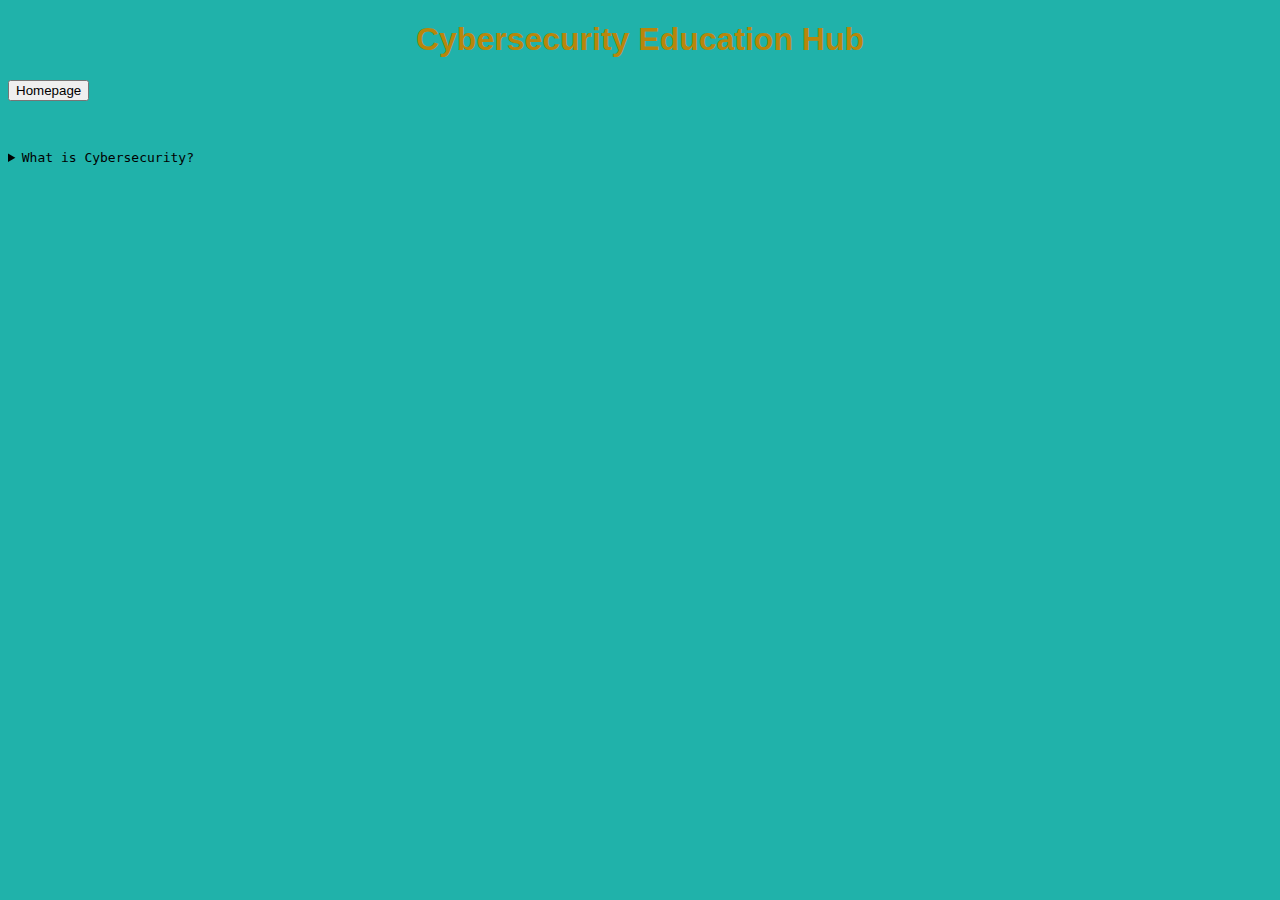
<file: html_1/index2.html>
<!DOCTYPE html>
<html lang="en">
<head>
    <meta charset="UTF-8">
    <meta name="viewport" content="width=device-width, initial-scale=1.0"> 
    <link rel ="stylesheet" href="styles2.css">
   
</head>
<body>
    <header>
<h1>Cybersecurity Education Hub</h1> </header> 
<nav>
    <button onclick="window.location= 'index.html'">Homepage</button>
</nav> 

<details id="cybersecurity">
    <summary>What is Cybersecurity?</summary>
    <p> The definition of Cybersecurity is protecting computers, networks, systems, and keeping data save that can be subjected to unauthorized use. 
    Its priority is to keep information secure, and make sure that technology can be used safely in the daily use of technology.
</html>
</file>
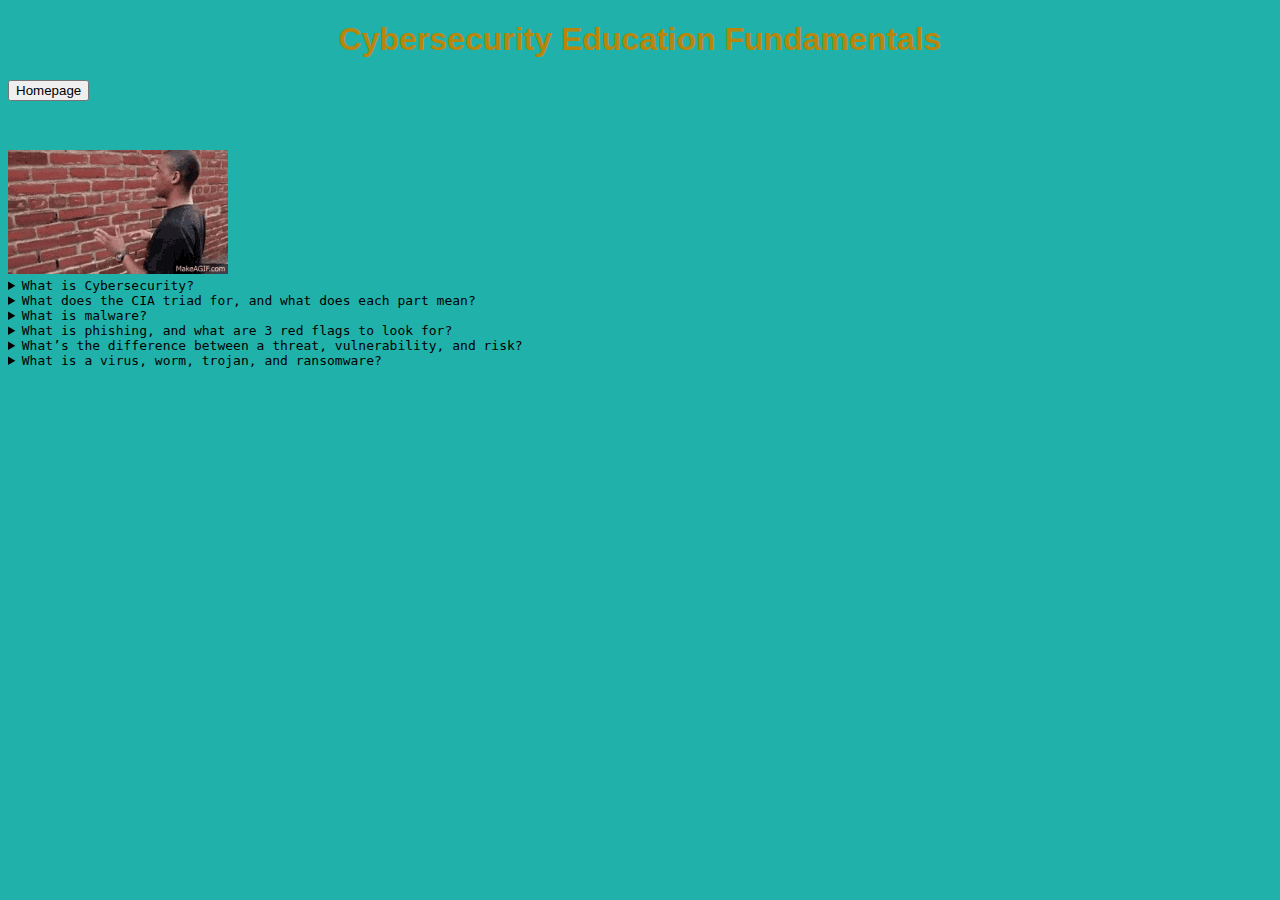
<file: javascript_1/index2.html>
<!DOCTYPE html>
<html lang="en">
<head>
    <meta charset="UTF-8">
    <meta name="viewport" content="width=device-width, initial-scale=1.0"> 
    <link rel ="stylesheet" href="styles2.css">
   
</head>
<body>
    <header>
<h1>Cybersecurity Education Fundamentals</h1> </header> 
<nav>
    <button onclick="window.location= 'index.html'">Homepage</button>
</nav> 
<img src="wall-talking.gif">

<details id="cybersecurity">
    <summary>What is Cybersecurity?</summary>
    <p> The definition of Cybersecurity is protecting computers, networks, systems, and keeping data save that can be subjected to unauthorized use. 
    Its priority is to keep information secure, and make sure that technology can be used safely in the daily use of technology.</p> 
</details>

<details id="cybersecurity">
    <summary>What does the CIA triad for, and what does each part mean?</summary>
  <ul>
    <ul>Confidentiality: Only authorized people/systems can access information.</ul>
    <ul>Integrity: Information stays accurate and isn’t changed without permission.</ul>
    <ul>Availability: Systems and data are accessible to authorized users when needed.</ul>
  </ul>
  </details>

<details id="cybersecurity">
    <summary>What is malware?</summary> 
    <p>Malware is malicious software designed to harm systems or steal information. Types include virus, worm, Trojan, ransomware (also spyware, adware, keyloggers).</p> 
</details> 

<details id="cybersecurity">
    <summary>What is phishing, and what are 3 red flags to look for?</summary> 
   <p>Phishing is when attackers pretend to be trusted sources to trick you into clicking links or giving up info. Red flags: urgent pressure, strange sender/domain, suspicious link or unexpected attachment.</p>
</details> 

<details id="cybersecurity">
    <summary>What’s the difference between a threat, vulnerability, and risk?</summary> 
   <p>Threat = potential attacker/event, vulnerability = weakness, risk = likelihood × impact that the threat exploits the vulnerability.</p>
</details> 

<details id="cybersecurity">
    <summary>What is a virus, worm, trojan, and ransomware?</summary> 
   <p>Threat = potential attacker/event, vulnerability = weakness, risk = likelihood × impact that the threat exploits the vulnerability.</p>
</body>
</html>
</file>
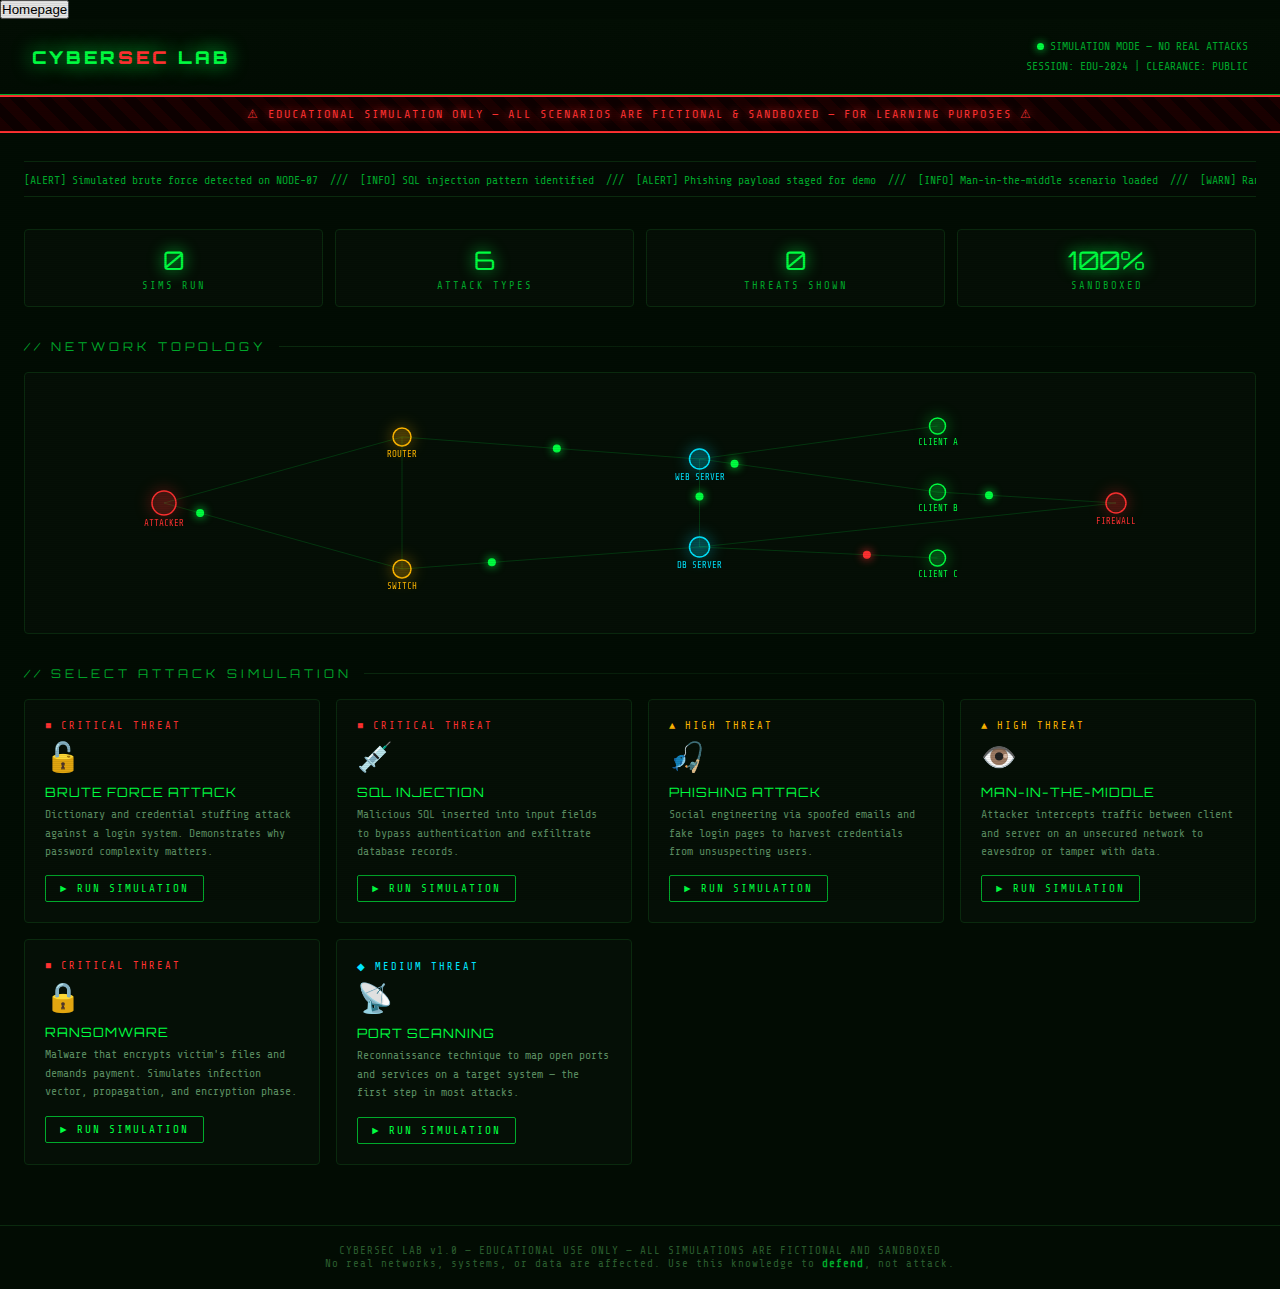
<file: javascript_1/index3.html>
<!DOCTYPE html>
<html lang="en">
<head>
<meta charset="UTF-8">
<meta name="viewport" content="width=device-width, initial-scale=1.0">
<title>CyberSec Lab — Attack Simulation</title> 
<button onclick="window.location= 'index.html'">Homepage</button>
<link href="https://fonts.googleapis.com/css2?family=Share+Tech+Mono&family=Orbitron:wght@400;700;900&family=VT323&display=swap" rel="stylesheet">
<style>
  :root {
    --green: #00ff41;
    --green-dim: #00aa2b;
    --green-faint: #003a0e;
    --red: #ff3131;
    --amber: #ffb700;
    --cyan: #00e5ff;
    --bg: #020c03;
    --panel: #050f06;
    --border: #0a2a0e;
    --text: #b0ffb8;
  }

  * { margin: 0; padding: 0; box-sizing: border-box; }

  body {
    background: var(--bg);
    color: var(--text);
    font-family: 'Share Tech Mono', monospace;
    min-height: 100vh;
    overflow-x: hidden;
    cursor: default;
  }

  /* CRT scanline overlay */
  body::before {
    content: '';
    position: fixed;
    top: 0; left: 0;
    width: 100%; height: 100%;
    background: repeating-linear-gradient(
      0deg,
      rgba(0,0,0,0.07) 0px,
      rgba(0,0,0,0.07) 1px,
      transparent 1px,
      transparent 2px
    );
    pointer-events: none;
    z-index: 9999;
  }

  /* CRT flicker */
  @keyframes flicker {
    0%,100% { opacity: 1; }
    92% { opacity: 1; }
    93% { opacity: 0.92; }
    94% { opacity: 1; }
    96% { opacity: 0.95; }
    97% { opacity: 1; }
  }
  body { animation: flicker 6s infinite; }

  /* HEADER */
  header {
    border-bottom: 1px solid var(--green-dim);
    padding: 18px 32px;
    display: flex;
    align-items: center;
    justify-content: space-between;
    background: linear-gradient(180deg, #030e04, var(--bg));
    position: sticky; top: 0; z-index: 100;
  }

  .logo {
    font-family: 'Orbitron', sans-serif;
    font-size: 1.1rem;
    font-weight: 900;
    color: var(--green);
    letter-spacing: 3px;
    text-shadow: 0 0 20px var(--green);
  }

  .logo span { color: var(--red); }

  .header-status {
    font-size: 0.72rem;
    color: var(--green-dim);
    text-align: right;
    line-height: 1.7;
  }

  .status-dot {
    display: inline-block;
    width: 7px; height: 7px;
    border-radius: 50%;
    background: var(--green);
    box-shadow: 0 0 8px var(--green);
    animation: pulse 1.5s infinite;
    margin-right: 6px;
  }
  @keyframes pulse { 0%,100%{opacity:1}50%{opacity:0.3} }

  /* WARNING BANNER */
  .warning-banner {
    background: repeating-linear-gradient(45deg, #1a0000, #1a0000 10px, #0d0000 10px, #0d0000 20px);
    border-top: 2px solid var(--red);
    border-bottom: 2px solid var(--red);
    padding: 10px 32px;
    text-align: center;
    color: var(--red);
    font-size: 0.75rem;
    letter-spacing: 2px;
    text-shadow: 0 0 10px var(--red);
  }

  /* MAIN LAYOUT */
  main {
    max-width: 1300px;
    margin: 0 auto;
    padding: 28px 24px;
  }

  /* SECTION TITLES */
  .section-title {
    font-family: 'Orbitron', sans-serif;
    font-size: 0.75rem;
    letter-spacing: 4px;
    color: var(--green-dim);
    margin-bottom: 18px;
    display: flex;
    align-items: center;
    gap: 12px;
  }
  .section-title::after {
    content: '';
    flex: 1;
    height: 1px;
    background: linear-gradient(90deg, var(--border), transparent);
  }

  /* ATTACK GRID */
  .attack-grid {
    display: grid;
    grid-template-columns: repeat(auto-fit, minmax(280px, 1fr));
    gap: 16px;
    margin-bottom: 32px;
  }

  .attack-card {
    background: var(--panel);
    border: 1px solid var(--border);
    border-radius: 4px;
    padding: 20px;
    cursor: pointer;
    transition: border-color 0.2s, box-shadow 0.2s, transform 0.15s;
    position: relative;
    overflow: hidden;
  }
  .attack-card::before {
    content: '';
    position: absolute;
    top: 0; left: 0; right: 0;
    height: 2px;
    background: var(--green-dim);
    opacity: 0;
    transition: opacity 0.2s;
  }
  .attack-card:hover {
    border-color: var(--green-dim);
    box-shadow: 0 0 20px rgba(0,255,65,0.08);
    transform: translateY(-2px);
  }
  .attack-card:hover::before { opacity: 1; }
  .attack-card.active {
    border-color: var(--green);
    box-shadow: 0 0 30px rgba(0,255,65,0.15);
  }
  .attack-card.active::before { opacity: 1; background: var(--green); }

  .card-threat {
    font-size: 0.65rem;
    letter-spacing: 2px;
    margin-bottom: 8px;
  }
  .threat-critical { color: var(--red); }
  .threat-high { color: var(--amber); }
  .threat-medium { color: var(--cyan); }

  .card-icon { font-size: 1.8rem; margin-bottom: 10px; }

  .card-title {
    font-family: 'Orbitron', sans-serif;
    font-size: 0.8rem;
    color: var(--green);
    margin-bottom: 6px;
    letter-spacing: 1px;
  }

  .card-desc {
    font-size: 0.72rem;
    color: #5a8c60;
    line-height: 1.6;
  }

  .card-btn {
    margin-top: 14px;
    display: inline-block;
    border: 1px solid var(--green-dim);
    color: var(--green);
    padding: 6px 14px;
    font-size: 0.68rem;
    font-family: 'Share Tech Mono', monospace;
    letter-spacing: 2px;
    border-radius: 2px;
    transition: background 0.2s, box-shadow 0.2s;
  }
  .attack-card:hover .card-btn {
    background: rgba(0,255,65,0.08);
    box-shadow: 0 0 10px rgba(0,255,65,0.2);
  }

  /* SIMULATION TERMINAL */
  .sim-wrapper {
    background: var(--panel);
    border: 1px solid var(--border);
    border-radius: 4px;
    margin-bottom: 32px;
    overflow: hidden;
    display: none;
    animation: slideDown 0.3s ease;
  }
  .sim-wrapper.visible { display: block; }
  @keyframes slideDown { from{opacity:0;transform:translateY(-10px)} to{opacity:1;transform:translateY(0)} }

  .sim-titlebar {
    background: #030f04;
    border-bottom: 1px solid var(--border);
    padding: 10px 16px;
    display: flex;
    align-items: center;
    gap: 12px;
  }
  .sim-dot { width: 10px; height: 10px; border-radius: 50%; }
  .dot-red { background: #ff5f56; }
  .dot-yellow { background: #ffbd2e; }
  .dot-green { background: #27c93f; }
  .sim-titlebar-text {
    flex: 1;
    text-align: center;
    font-size: 0.72rem;
    color: var(--green-dim);
    letter-spacing: 2px;
  }

  .sim-body {
    display: grid;
    grid-template-columns: 1fr 340px;
    min-height: 420px;
  }

  @media(max-width: 768px) {
    .sim-body { grid-template-columns: 1fr; }
  }

  /* TERMINAL OUTPUT */
  .terminal {
    padding: 16px;
    font-family: 'VT323', monospace;
    font-size: 1.05rem;
    line-height: 1.5;
    overflow-y: auto;
    max-height: 420px;
    border-right: 1px solid var(--border);
  }

  .terminal-line { margin-bottom: 2px; }
  .t-prompt { color: var(--green-dim); }
  .t-cmd { color: var(--green); }
  .t-output { color: #7aad7e; }
  .t-success { color: var(--green); text-shadow: 0 0 8px var(--green); }
  .t-error { color: var(--red); }
  .t-warning { color: var(--amber); }
  .t-info { color: var(--cyan); }
  .t-data { color: #c8ffc8; }
  .t-dim { color: #2a5c2e; }

  .cursor {
    display: inline-block;
    width: 9px; height: 16px;
    background: var(--green);
    animation: blink 0.9s steps(1) infinite;
    vertical-align: middle;
    box-shadow: 0 0 6px var(--green);
  }
  @keyframes blink { 50% { opacity: 0; } }

  /* SIDEBAR */
  .sim-sidebar {
    padding: 16px;
    display: flex;
    flex-direction: column;
    gap: 14px;
    overflow-y: auto;
    max-height: 420px;
  }

  .info-block {
    background: #030a04;
    border: 1px solid var(--border);
    border-radius: 3px;
    padding: 12px;
  }

  .info-block-title {
    font-family: 'Orbitron', sans-serif;
    font-size: 0.62rem;
    letter-spacing: 2px;
    color: var(--green-dim);
    margin-bottom: 8px;
  }

  .info-block p, .info-block li {
    font-size: 0.75rem;
    color: #5a8060;
    line-height: 1.6;
  }
  .info-block li { margin-left: 14px; margin-bottom: 3px; }
  .info-block strong { color: var(--text); }

  .defense-item {
    display: flex;
    align-items: flex-start;
    gap: 8px;
    margin-bottom: 6px;
    font-size: 0.73rem;
    color: #5a8060;
  }
  .defense-item::before { content: '▸'; color: var(--green); flex-shrink: 0; }

  .progress-bar {
    height: 6px;
    background: var(--border);
    border-radius: 3px;
    overflow: hidden;
    margin-top: 6px;
  }
  .progress-fill {
    height: 100%;
    background: linear-gradient(90deg, var(--green-dim), var(--green));
    border-radius: 3px;
    width: 0;
    transition: width 0.5s ease;
    box-shadow: 0 0 8px var(--green);
  }

  /* CONTROLS */
  .sim-controls {
    padding: 12px 16px;
    border-top: 1px solid var(--border);
    display: flex;
    gap: 10px;
    flex-wrap: wrap;
  }

  .btn {
    font-family: 'Share Tech Mono', monospace;
    font-size: 0.72rem;
    letter-spacing: 2px;
    padding: 8px 18px;
    border-radius: 2px;
    cursor: pointer;
    transition: all 0.2s;
    border: 1px solid;
  }
  .btn-primary {
    background: transparent;
    border-color: var(--green);
    color: var(--green);
  }
  .btn-primary:hover {
    background: var(--green);
    color: var(--bg);
    box-shadow: 0 0 20px rgba(0,255,65,0.4);
  }
  .btn-secondary {
    background: transparent;
    border-color: var(--border);
    color: var(--green-dim);
  }
  .btn-secondary:hover {
    border-color: var(--green-dim);
    color: var(--text);
  }
  .btn:disabled {
    opacity: 0.3;
    cursor: not-allowed;
  }

  /* NETWORK MAP */
  .network-map {
    background: var(--panel);
    border: 1px solid var(--border);
    border-radius: 4px;
    padding: 20px;
    margin-bottom: 32px;
  }

  #netCanvas {
    width: 100%;
    height: 220px;
    display: block;
  }

  /* STATS ROW */
  .stats-row {
    display: grid;
    grid-template-columns: repeat(auto-fit, minmax(140px, 1fr));
    gap: 12px;
    margin-bottom: 32px;
  }

  .stat-card {
    background: var(--panel);
    border: 1px solid var(--border);
    border-radius: 4px;
    padding: 14px;
    text-align: center;
  }
  .stat-num {
    font-family: 'Orbitron', sans-serif;
    font-size: 1.6rem;
    color: var(--green);
    text-shadow: 0 0 15px var(--green);
  }
  .stat-label {
    font-size: 0.65rem;
    color: var(--green-dim);
    letter-spacing: 2px;
    margin-top: 4px;
  }

  /* TICKER */
  .ticker-wrap {
    overflow: hidden;
    border-top: 1px solid var(--border);
    border-bottom: 1px solid var(--border);
    background: #030a04;
    padding: 8px 0;
    margin-bottom: 32px;
  }
  .ticker {
    white-space: nowrap;
    display: inline-block;
    animation: ticker 35s linear infinite;
    font-size: 0.72rem;
    color: var(--green-dim);
  }
  @keyframes ticker { from{transform:translateX(100vw)} to{transform:translateX(-100%)} }

  /* FOOTER */
  footer {
    border-top: 1px solid var(--border);
    padding: 18px 32px;
    text-align: center;
    font-size: 0.68rem;
    color: #2a5c2e;
    letter-spacing: 1px;
  }

  /* Scrollbar */
  ::-webkit-scrollbar { width: 4px; }
  ::-webkit-scrollbar-track { background: var(--bg); }
  ::-webkit-scrollbar-thumb { background: var(--green-faint); border-radius: 2px; }
  ::-webkit-scrollbar-thumb:hover { background: var(--green-dim); }
</style>
</head>
<body>

<header>
  <div class="logo">CYBER<span>SEC</span> LAB</div>
  <div class="header-status">
    <div><span class="status-dot"></span>SIMULATION MODE — NO REAL ATTACKS</div>
    <div>SESSION: EDU-2024 | CLEARANCE: PUBLIC</div>
  </div>
</header>

<div class="warning-banner">
  ⚠ EDUCATIONAL SIMULATION ONLY — ALL SCENARIOS ARE FICTIONAL & SANDBOXED — FOR LEARNING PURPOSES ⚠
</div>

<main>

  <!-- TICKER -->
  <div class="ticker-wrap">
    <span class="ticker">
      [ALERT] Simulated brute force detected on NODE-07 &nbsp;///&nbsp; [INFO] SQL injection pattern identified &nbsp;///&nbsp; [ALERT] Phishing payload staged for demo &nbsp;///&nbsp; [INFO] Man-in-the-middle scenario loaded &nbsp;///&nbsp; [WARN] Ransomware simulation ready &nbsp;///&nbsp; [INFO] Port scan sequence initialized &nbsp;///&nbsp; [ALERT] Zero-day exploit demo available &nbsp;///&nbsp; [INFO] All attacks are simulated — no real systems at risk &nbsp;///&nbsp;
    </span>
  </div>

  <!-- STATS -->
  <div class="stats-row">
    <div class="stat-card">
      <div class="stat-num" id="statSims">0</div>
      <div class="stat-label">SIMS RUN</div>
    </div>
    <div class="stat-card">
      <div class="stat-num">6</div>
      <div class="stat-label">ATTACK TYPES</div>
    </div>
    <div class="stat-card">
      <div class="stat-num" id="statThreats">0</div>
      <div class="stat-label">THREATS SHOWN</div>
    </div>
    <div class="stat-card">
      <div class="stat-num">100%</div>
      <div class="stat-label">SANDBOXED</div>
    </div>
  </div>

  <!-- NETWORK MAP -->
  <div class="section-title">// NETWORK TOPOLOGY</div>
  <div class="network-map">
    <canvas id="netCanvas"></canvas>
  </div>

  <!-- ATTACK SCENARIOS -->
  <div class="section-title">// SELECT ATTACK SIMULATION</div>
  <div class="attack-grid">

    <div class="attack-card" onclick="loadSim('bruteforce')">
      <div class="card-threat threat-critical">■ CRITICAL THREAT</div>
      <div class="card-icon">🔓</div>
      <div class="card-title">BRUTE FORCE ATTACK</div>
      <div class="card-desc">Dictionary and credential stuffing attack against a login system. Demonstrates why password complexity matters.</div>
      <span class="card-btn">► RUN SIMULATION</span>
    </div>

    <div class="attack-card" onclick="loadSim('sqli')">
      <div class="card-threat threat-critical">■ CRITICAL THREAT</div>
      <div class="card-icon">💉</div>
      <div class="card-title">SQL INJECTION</div>
      <div class="card-desc">Malicious SQL inserted into input fields to bypass authentication and exfiltrate database records.</div>
      <span class="card-btn">► RUN SIMULATION</span>
    </div>

    <div class="attack-card" onclick="loadSim('phishing')">
      <div class="card-threat threat-high">▲ HIGH THREAT</div>
      <div class="card-icon">🎣</div>
      <div class="card-title">PHISHING ATTACK</div>
      <div class="card-desc">Social engineering via spoofed emails and fake login pages to harvest credentials from unsuspecting users.</div>
      <span class="card-btn">► RUN SIMULATION</span>
    </div>

    <div class="attack-card" onclick="loadSim('mitm')">
      <div class="card-threat threat-high">▲ HIGH THREAT</div>
      <div class="card-icon">👁️</div>
      <div class="card-title">MAN-IN-THE-MIDDLE</div>
      <div class="card-desc">Attacker intercepts traffic between client and server on an unsecured network to eavesdrop or tamper with data.</div>
      <span class="card-btn">► RUN SIMULATION</span>
    </div>

    <div class="attack-card" onclick="loadSim('ransomware')">
      <div class="card-threat threat-critical">■ CRITICAL THREAT</div>
      <div class="card-icon">🔒</div>
      <div class="card-title">RANSOMWARE</div>
      <div class="card-desc">Malware that encrypts victim's files and demands payment. Simulates infection vector, propagation, and encryption phase.</div>
      <span class="card-btn">► RUN SIMULATION</span>
    </div>

    <div class="attack-card" onclick="loadSim('portscan')">
      <div class="card-threat threat-medium">◆ MEDIUM THREAT</div>
      <div class="card-icon">📡</div>
      <div class="card-title">PORT SCANNING</div>
      <div class="card-desc">Reconnaissance technique to map open ports and services on a target system — the first step in most attacks.</div>
      <span class="card-btn">► RUN SIMULATION</span>
    </div>

  </div>

  <!-- SIMULATION TERMINAL -->
  <div class="sim-wrapper" id="simWrapper">
    <div class="sim-titlebar">
      <div class="sim-dot dot-red"></div>
      <div class="sim-dot dot-yellow"></div>
      <div class="sim-dot dot-green"></div>
      <div class="sim-titlebar-text" id="simTitle">SIMULATION TERMINAL</div>
    </div>
    <div class="sim-body">
      <div class="terminal" id="terminal"></div>
      <div class="sim-sidebar" id="sidebar"></div>
    </div>
    <div class="sim-controls">
      <button class="btn btn-primary" id="btnRun" onclick="runCurrentSim()">► RUN ATTACK</button>
      <button class="btn btn-secondary" onclick="clearSim()">✕ CLEAR</button>
      <button class="btn btn-secondary" onclick="closeSim()">← BACK</button>
    </div>
  </div>

</main>

<footer>
  CYBERSEC LAB v1.0 — EDUCATIONAL USE ONLY — ALL SIMULATIONS ARE FICTIONAL AND SANDBOXED<br>
  No real networks, systems, or data are affected. Use this knowledge to <strong style="color:var(--green-dim)">defend</strong>, not attack.
</footer>

<script>
// ── Network Canvas ──────────────────────────────────────────────
const canvas = document.getElementById('netCanvas');
const ctx = canvas.getContext('2d');

const nodes = [
  {x:0.1, y:0.5, label:'ATTACKER', color:'#ff3131', size:12},
  {x:0.3, y:0.2, label:'ROUTER', color:'#ffb700', size:9},
  {x:0.3, y:0.8, label:'SWITCH', color:'#ffb700', size:9},
  {x:0.55, y:0.3, label:'WEB SERVER', color:'#00e5ff', size:10},
  {x:0.55, y:0.7, label:'DB SERVER', color:'#00e5ff', size:10},
  {x:0.75, y:0.15, label:'CLIENT A', color:'#00ff41', size:8},
  {x:0.75, y:0.45, label:'CLIENT B', color:'#00ff41', size:8},
  {x:0.75, y:0.75, label:'CLIENT C', color:'#00ff41', size:8},
  {x:0.9, y:0.5, label:'FIREWALL', color:'#ff3131', size:10},
];

const edges = [
  [0,1],[0,2],[1,3],[2,4],[3,5],[3,6],[4,7],[3,4],[1,2],[6,8],[4,8]
];

let packets = [];
let animFrame;

function drawNetwork() {
  canvas.width = canvas.offsetWidth;
  canvas.height = canvas.offsetHeight;
  const W = canvas.width, H = canvas.height;

  ctx.clearRect(0,0,W,H);

  // Draw edges
  edges.forEach(([a,b]) => {
    const na = nodes[a], nb = nodes[b];
    ctx.beginPath();
    ctx.moveTo(na.x*W, na.y*H);
    ctx.lineTo(nb.x*W, nb.y*H);
    ctx.strokeStyle = 'rgba(0,170,43,0.25)';
    ctx.lineWidth = 1;
    ctx.stroke();
  });

  // Draw packets
  packets.forEach(p => {
    ctx.beginPath();
    ctx.arc(p.x*W, p.y*H, 4, 0, Math.PI*2);
    ctx.fillStyle = p.color || '#00ff41';
    ctx.shadowBlur = 10;
    ctx.shadowColor = p.color || '#00ff41';
    ctx.fill();
    ctx.shadowBlur = 0;
  });

  // Draw nodes
  nodes.forEach(n => {
    ctx.beginPath();
    ctx.arc(n.x*W, n.y*H, n.size, 0, Math.PI*2);
    ctx.fillStyle = n.color + '22';
    ctx.strokeStyle = n.color;
    ctx.lineWidth = 1.5;
    ctx.shadowBlur = 15;
    ctx.shadowColor = n.color;
    ctx.fill();
    ctx.stroke();
    ctx.shadowBlur = 0;

    ctx.fillStyle = n.color;
    ctx.font = `${Math.max(9, n.size*0.75)}px 'Share Tech Mono'`;
    ctx.textAlign = 'center';
    ctx.fillText(n.label, n.x*W, n.y*H + n.size + 11);
  });
}

function spawnPacket() {
  const edge = edges[Math.floor(Math.random()*edges.length)];
  const from = nodes[edge[0]], to = nodes[edge[1]];
  const isAttack = Math.random() < 0.15;
  packets.push({
    x: from.x, y: from.y,
    tx: to.x, ty: to.y,
    speed: 0.01 + Math.random()*0.015,
    color: isAttack ? '#ff3131' : '#00ff41',
    t: 0
  });
}

function animNet() {
  packets.forEach(p => {
    p.t += p.speed;
    p.x = lerp(p.x, p.tx, p.speed*1.2);
    p.y = lerp(p.y, p.ty, p.speed*1.2);
  });
  packets = packets.filter(p => {
    const dx = p.x - p.tx, dy = p.y - p.ty;
    return Math.sqrt(dx*dx+dy*dy) > 0.01;
  });
  if (Math.random() < 0.12) spawnPacket();
  drawNetwork();
  animFrame = requestAnimationFrame(animNet);
}

function lerp(a,b,t){ return a+(b-a)*t; }

animNet();
window.addEventListener('resize', drawNetwork);

// ── Stats Counter ──────────────────────────────────────────────
let simsRun = 0, threatsShown = 0;
function incStats() {
  simsRun++; threatsShown++;
  document.getElementById('statSims').textContent = simsRun;
  document.getElementById('statThreats').textContent = threatsShown;
}

// ── Simulation Engine ──────────────────────────────────────────
let currentSim = null;
let simRunning = false;
let simTimers = [];

const simData = {
  bruteforce: {
    title: '[ BRUTE FORCE LOGIN ATTACK ]',
    sidebar: {
      overview: 'A brute force attack systematically tries username/password combinations until access is gained. Attackers use wordlists, previously leaked databases, and automated tools.',
      impact: ['Account takeover', 'Privilege escalation', 'Data breach', 'Lateral movement'],
      defenses: ['Strong password policies', 'Account lockout after N attempts', 'Multi-factor authentication (MFA)', 'IP rate limiting & CAPTCHA', 'Monitoring & alerting'],
    },
    steps: [
      { delay: 0,    type: 'prompt', text: 'hydra -l admin -P /wordlists/rockyou.txt 192.168.1.105 http-post' },
      { delay: 600,  type: 'output', text: 'Hydra v9.4 starting — target: 192.168.1.105' },
      { delay: 1000, type: 'output', text: 'Attempting credential pairs from rockyou.txt (14M entries)...' },
      { delay: 1400, type: 'dim',    text: '[ATTEMPT] admin:password → 401 Unauthorized' },
      { delay: 1700, type: 'dim',    text: '[ATTEMPT] admin:123456 → 401 Unauthorized' },
      { delay: 2000, type: 'dim',    text: '[ATTEMPT] admin:qwerty → 401 Unauthorized' },
      { delay: 2300, type: 'dim',    text: '[ATTEMPT] admin:letmein → 401 Unauthorized' },
      { delay: 2600, type: 'dim',    text: '[ATTEMPT] admin:monkey → 401 Unauthorized' },
      { delay: 2900, type: 'dim',    text: '[ATTEMPT] admin:dragon → 401 Unauthorized' },
      { delay: 3200, type: 'dim',    text: '[ATTEMPT] admin:master → 401 Unauthorized' },
      { delay: 3500, type: 'dim',    text: '[ATTEMPT] admin:sunshine → 401 Unauthorized' },
      { delay: 3800, type: 'dim',    text: '[ATTEMPT] admin:princess → 401 Unauthorized' },
      { delay: 4100, type: 'dim',    text: '[ATTEMPT] admin:admin123 → 401 Unauthorized' },
      { delay: 4400, type: 'warning',text: '[ATTEMPT] admin:P@ssw0rd! → checking...' },
      { delay: 4900, type: 'success', text: '[✓ SUCCESS] admin:P@ssw0rd! → 200 OK — SESSION COOKIE OBTAINED' },
      { delay: 5400, type: 'error',   text: '>>> AUTHENTICATED AS: admin | Role: SUPERUSER <<<' },
      { delay: 5900, type: 'info',    text: 'Session token: eyJhbGciOiJIUzI1NiJ9.eyJ1c2VyIjoiYWRtaW4ifQ...' },
      { delay: 6400, type: 'output',  text: '⚠ 1 of 14,344,391 passwords tested. Elapsed: 4.2s' },
    ]
  },

  sqli: {
    title: '[ SQL INJECTION ATTACK ]',
    sidebar: {
      overview: 'SQL Injection exploits unsanitized user input by inserting SQL commands into query parameters. This can bypass authentication, extract data, and in some cases execute OS commands.',
      impact: ['Authentication bypass', 'Full database dump', 'Data modification/deletion', 'OS command execution (stacked queries)'],
      defenses: ['Parameterized queries / prepared statements', 'ORM frameworks', 'Input validation & sanitization', 'Web Application Firewall (WAF)', 'Least privilege DB accounts'],
    },
    steps: [
      { delay: 0,    type: 'prompt', text: 'sqlmap -u "http://target.com/login" --data="user=admin&pass=x" --dbs' },
      { delay: 600,  type: 'output', text: 'sqlmap 1.7.8 — testing connection to target...' },
      { delay: 1000, type: 'output', text: 'Testing parameter: user → GET/POST injection points' },
      { delay: 1500, type: 'info',   text: 'Payload: admin\' OR \'1\'=\'1\'--' },
      { delay: 1900, type: 'info',   text: 'Query becomes: SELECT * FROM users WHERE user=\'admin\' OR \'1\'=\'1\'--\'' },
      { delay: 2400, type: 'success',text: '[✓] Parameter "user" is INJECTABLE (boolean-blind)' },
      { delay: 2900, type: 'output', text: 'Backend DBMS: MySQL 8.0.28 (Ubuntu)' },
      { delay: 3300, type: 'output', text: 'Enumerating databases...' },
      { delay: 3700, type: 'data',   text: '  [*] information_schema' },
      { delay: 3900, type: 'data',   text: '  [*] appdb' },
      { delay: 4100, type: 'data',   text: '  [*] users_production' },
      { delay: 4400, type: 'output', text: 'Dumping table: users_production.accounts' },
      { delay: 4900, type: 'data',   text: '  id | username | password_hash | email' },
      { delay: 5100, type: 'data',   text: '  1  | admin    | $2b$12$9FzK... | admin@corp.com' },
      { delay: 5300, type: 'data',   text: '  2  | jsmith   | $2b$12$xMqP... | j.smith@corp.com' },
      { delay: 5500, type: 'data',   text: '  3  | mlee     | $2b$12$3TrW... | m.lee@corp.com' },
      { delay: 5800, type: 'error',  text: '>>> 847 rows exfiltrated. Entire user table dumped. <<<' },
    ]
  },

  phishing: {
    title: '[ PHISHING CAMPAIGN SIMULATION ]',
    sidebar: {
      overview: 'Phishing uses deceptive emails that impersonate trusted organizations to trick users into revealing credentials. Spear-phishing targets specific individuals with personalized content.',
      impact: ['Credential theft', 'Malware delivery', 'Account compromise', 'Corporate espionage'],
      defenses: ['Email filtering & SPF/DKIM/DMARC', 'Security awareness training', 'Verify sender before clicking', 'Use password managers (detect fakes)', 'Report suspicious emails'],
    },
    steps: [
      { delay: 0,    type: 'prompt', text: 'gophish --config phish_campaign.json --target corp_employees.csv' },
      { delay: 500,  type: 'output', text: 'GoPhish Campaign Manager initializing...' },
      { delay: 900,  type: 'output', text: 'Spoofing sender: it-helpdesk@c0rp-secure.com (corp.com lookalike)' },
      { delay: 1300, type: 'info',   text: 'Subject: [URGENT] Password Reset Required — IT Security Team' },
      { delay: 1700, type: 'output', text: 'Sending to 250 employees in target organization...' },
      { delay: 2200, type: 'dim',    text: '[SENT] → j.anderson@corp.com' },
      { delay: 2400, type: 'dim',    text: '[SENT] → m.chen@corp.com' },
      { delay: 2600, type: 'dim',    text: '[SENT] → r.williams@corp.com' },
      { delay: 3000, type: 'warning',text: '[OPENED] → j.anderson@corp.com (11:42 AM) — link clicked!' },
      { delay: 3400, type: 'warning',text: '[CREDS] → j.anderson entered: janderson / Summer2024!' },
      { delay: 3800, type: 'warning',text: '[OPENED] → m.chen@corp.com (11:44 AM) — link clicked!' },
      { delay: 4200, type: 'warning',text: '[CREDS] → m.chen entered: mchen / Corp#9821' },
      { delay: 4700, type: 'output', text: 'Fake login page visits: 47 / 250 (18.8% click rate)' },
      { delay: 5200, type: 'error',  text: '>>> 23 credentials harvested from 250 targets (9.2% yield) <<<' },
      { delay: 5800, type: 'info',   text: 'Industry avg phishing success: 7–15%. This campaign: above avg.' },
    ]
  },

  mitm: {
    title: '[ MAN-IN-THE-MIDDLE ATTACK ]',
    sidebar: {
      overview: 'In a MITM attack, the attacker secretly intercepts and relays communications between two parties. Common on public Wi-Fi using ARP spoofing or rogue access points.',
      impact: ['Session hijacking', 'Credential interception', 'Traffic manipulation', 'SSL stripping'],
      defenses: ['Always use HTTPS (check padlock)', 'Use VPN on public Wi-Fi', 'Certificate pinning in apps', 'HSTS (HTTP Strict Transport Security)', 'Avoid public Wi-Fi for sensitive tasks'],
    },
    steps: [
      { delay: 0,    type: 'prompt', text: 'arpspoof -i wlan0 -t 192.168.1.10 192.168.1.1 &' },
      { delay: 500,  type: 'output', text: 'ARP spoofing started — poisoning victim cache...' },
      { delay: 1000, type: 'info',   text: 'Victim (192.168.1.10) now thinks attacker is the router' },
      { delay: 1500, type: 'prompt', text: 'ettercap -T -q -i wlan0 -M arp:remote /192.168.1.10// /192.168.1.1//' },
      { delay: 2000, type: 'output', text: 'Ettercap 0.8.3 — sniffing all traffic on wlan0...' },
      { delay: 2500, type: 'dim',    text: '[PKT] TCP 192.168.1.10:52341 → 74.125.199.99:443 (HTTPS — encrypted)' },
      { delay: 2900, type: 'dim',    text: '[PKT] TCP 192.168.1.10:52342 → 93.184.216.34:80 (HTTP — plaintext!)' },
      { delay: 3300, type: 'warning',text: '[HTTP INTERCEPT] GET http://login.example.com/auth' },
      { delay: 3700, type: 'warning',text: '[HTTP INTERCEPT] POST data: username=alice&password=hunter2' },
      { delay: 4200, type: 'success',text: '[✓ CAPTURED] alice / hunter2 @ login.example.com' },
      { delay: 4700, type: 'info',   text: 'Injecting malicious JS into HTTP response...' },
      { delay: 5200, type: 'error',  text: '>>> Traffic intercepted, credentials stolen, JS injected <<<' },
      { delay: 5700, type: 'output', text: 'Note: HTTPS would have prevented credential interception' },
    ]
  },

  ransomware: {
    title: '[ RANSOMWARE INFECTION SIMULATION ]',
    sidebar: {
      overview: 'Ransomware encrypts victim files and demands cryptocurrency payment for the decryption key. Often delivered via phishing or exploiting vulnerabilities. Causes billions in damages annually.',
      impact: ['Complete data loss if no backup', 'Business operations halted', 'Ransom payments ($10k–$5M+)', 'Reputational damage'],
      defenses: ['Regular offline backups (3-2-1 rule)', 'Keep systems patched', 'Disable macros in Office docs', 'Endpoint Detection & Response (EDR)', 'Network segmentation'],
    },
    steps: [
      { delay: 0,    type: 'output', text: '[STAGE 1] User opened: Invoice_Q4_2024.docx (macro enabled)' },
      { delay: 700,  type: 'warning',text: 'Macro executed — downloading payload from C2 server...' },
      { delay: 1300, type: 'output', text: '[STAGE 2] Dropper installed to %APPDATA%/svchost32.exe' },
      { delay: 1800, type: 'info',   text: 'Establishing persistence: HKCU\\Run registry key added' },
      { delay: 2300, type: 'output', text: '[STAGE 3] Killing backup processes: vssadmin, wbadmin...' },
      { delay: 2800, type: 'error',  text: 'Shadow copies deleted — recovery via Windows Restore: DISABLED' },
      { delay: 3300, type: 'output', text: '[STAGE 4] Encryption phase initiated (AES-256 + RSA-2048)' },
      { delay: 3700, type: 'dim',    text: 'Encrypting: C:\\Users\\alice\\Documents\\*.* [████████░░] 82%' },
      { delay: 4100, type: 'dim',    text: 'Encrypting: C:\\Users\\alice\\Desktop\\*.* [██████████] 100%' },
      { delay: 4500, type: 'dim',    text: 'Encrypting: mapped network drives... Z:\\ ████████████' },
      { delay: 5000, type: 'error',  text: '>>> 47,382 files encrypted. Extensions renamed to .l0ck3d <<<' },
      { delay: 5500, type: 'warning',text: 'Dropping ransom note: README_DECRYPT.txt on all drives' },
      { delay: 6000, type: 'error',  text: 'Demand: 3.5 BTC (~$210,000) to wallet: bc1q...x7k2' },
    ]
  },

  portscan: {
    title: '[ PORT SCAN RECONNAISSANCE ]',
    sidebar: {
      overview: 'Port scanning maps which services are running on a target. It is usually the first step of any attack — attackers probe for open ports to identify attack surfaces before exploitation.',
      impact: ['Exposes running services', 'Reveals OS fingerprint', 'Identifies vulnerable software versions', 'Maps network topology'],
      defenses: ['Firewall — block unnecessary ports', 'Intrusion Detection System (IDS)', 'Close unused services', 'Use non-default ports', 'Monitor for scan patterns'],
    },
    steps: [
      { delay: 0,    type: 'prompt', text: 'nmap -sV -sC -O -p- --min-rate 1000 192.168.1.105' },
      { delay: 500,  type: 'output', text: 'Starting Nmap 7.94 — full port scan (65535 ports)' },
      { delay: 1000, type: 'output', text: 'Scanning 192.168.1.105...' },
      { delay: 1600, type: 'data',   text: 'PORT      STATE  SERVICE        VERSION' },
      { delay: 1900, type: 'data',   text: '21/tcp    open   ftp            vsftpd 3.0.3' },
      { delay: 2100, type: 'warning',text: '22/tcp    open   ssh            OpenSSH 7.4 (OUTDATED!)' },
      { delay: 2300, type: 'data',   text: '80/tcp    open   http           Apache 2.4.41' },
      { delay: 2500, type: 'warning',text: '443/tcp   open   https          Apache — cert expires in 3 days!' },
      { delay: 2700, type: 'error',  text: '3306/tcp  open   mysql          MySQL 5.7.32 (exposed to internet!)' },
      { delay: 2900, type: 'data',   text: '8080/tcp  open   http-alt       Tomcat 9.0.45' },
      { delay: 3100, type: 'error',  text: '27017/tcp open   mongodb        MongoDB (NO AUTH REQUIRED!)' },
      { delay: 3400, type: 'output', text: 'OS detection: Linux 4.15-5.8 (Ubuntu 18.04–20.04)' },
      { delay: 3900, type: 'info',   text: 'Vulnerability scan: CVE-2021-41617 (OpenSSH) — CRITICAL' },
      { delay: 4300, type: 'info',   text: 'Vulnerability scan: CVE-2019-12815 (vsftpd) — HIGH' },
      { delay: 4800, type: 'error',  text: '>>> 7 open ports, 2 critical misconfigs, 2 CVEs found <<<' },
    ]
  }
};

function loadSim(id) {
  currentSim = id;
  const sim = simData[id];
  document.querySelectorAll('.attack-card').forEach(c => c.classList.remove('active'));
  event.currentTarget.classList.add('active');
  document.getElementById('simWrapper').classList.add('visible');
  document.getElementById('simTitle').textContent = sim.title;
  document.getElementById('btnRun').disabled = false;
  buildSidebar(sim.sidebar);
  document.getElementById('terminal').innerHTML = '<span class="t-dim">// simulation loaded — press RUN ATTACK to begin</span>\n<span class="cursor"></span>';
  document.getElementById('simWrapper').scrollIntoView({ behavior: 'smooth', block: 'start' });
}

function buildSidebar(data) {
  const sb = document.getElementById('sidebar');
  sb.innerHTML = `
    <div class="info-block">
      <div class="info-block-title">// OVERVIEW</div>
      <p>${data.overview}</p>
    </div>
    <div class="info-block">
      <div class="info-block-title">// POTENTIAL IMPACT</div>
      ${data.impact.map(i => `<div class="defense-item" style="color:var(--red)">${i}</div>`).join('')}
    </div>
    <div class="info-block">
      <div class="info-block-title">// DEFENSES</div>
      ${data.defenses.map(d => `<div class="defense-item">${d}</div>`).join('')}
    </div>
    <div class="info-block">
      <div class="info-block-title">// SIMULATION PROGRESS</div>
      <div class="progress-bar"><div class="progress-fill" id="progressFill"></div></div>
    </div>
  `;
}

function runCurrentSim() {
  if (!currentSim || simRunning) return;
  simRunning = true;
  document.getElementById('btnRun').disabled = true;
  incStats();
  const term = document.getElementById('terminal');
  term.innerHTML = '';
  const steps = simData[currentSim].steps;
  const totalTime = steps[steps.length-1].delay + 800;

  steps.forEach((s, i) => {
    const t = setTimeout(() => {
      const line = document.createElement('div');
      line.className = 'terminal-line';
      const progress = ((i+1)/steps.length)*100;
      const fill = document.getElementById('progressFill');
      if (fill) fill.style.width = progress + '%';

      if (s.type === 'prompt') {
        line.innerHTML = `<span class="t-prompt">root@kali:~# </span><span class="t-cmd">${s.text}</span>`;
      } else {
        line.innerHTML = `<span class="t-${s.type}">${s.text}</span>`;
      }
      term.appendChild(line);
      term.scrollTop = term.scrollHeight;
    }, s.delay);
    simTimers.push(t);
  });

  const done = setTimeout(() => {
    simRunning = false;
    document.getElementById('btnRun').disabled = false;
    const cursor = document.createElement('span');
    cursor.className = 'cursor';
    term.appendChild(cursor);
  }, totalTime);
  simTimers.push(done);
}

function clearSim() {
  simTimers.forEach(clearTimeout);
  simTimers = [];
  simRunning = false;
  if (currentSim) {
    document.getElementById('terminal').innerHTML = '<span class="t-dim">// cleared — press RUN ATTACK to restart</span>';
    document.getElementById('btnRun').disabled = false;
    const fill = document.getElementById('progressFill');
    if (fill) fill.style.width = '0';
  }
}

function closeSim() {
  clearSim();
  document.getElementById('simWrapper').classList.remove('visible');
  document.querySelectorAll('.attack-card').forEach(c => c.classList.remove('active'));
  currentSim = null;
}
</script>
</body>
</html>
</file>
<file: css_1/styles.css>
body {
    background-color: black;
}

h1 {
    color: #FFD700;
    text-indent: center;
    font-family: 'Papyrus', serif;
         background-color: black;
}
li { 
    color: whitesmoke;
    font-family: Georgia, 'Times New Roman', Times, serif;
    background-color:navy;
}

img {
    height: 300px;
    width: 200px;
}
#textbold{
 font-weight: bold;
      background-color: navy;
}

footer{
    color: white 
}

#window.location {
    font-family: Verdana, Geneva, Tahoma, sans-serif;
    color:crimson 
} 
ul {
   font-family: fantasy;
    color: whitesmoke; 
    
}

footer {
    color:gainsboro
} 



#footer{
    font-style: normal; 
    font-family: Verdana, Geneva, Tahoma, sans-serif;
}

#output{
    color: white; 
    font-family:cursive;
}
</file>
<file: html_1/styles.css>
/* ============================================================
   CYBERSEC EDUCATION — Homepage Stylesheet
   Theme: Dark terminal / hacker aesthetic
   ============================================================ */

/* Google Fonts — techy monospace + display font */
@import url('https://fonts.googleapis.com/css2?family=Share+Tech+Mono&family=Orbitron:wght@400;700;900&family=VT323&display=swap');

/* ── COLOR VARIABLES ──────────────────────────────────────── */
:root {
  --green:       #00ff41;   /* bright neon green — main accent  */
  --green-dim:   #00aa2b;   /* dimmer green for secondary text  */
  --green-faint: #003a0e;   /* very dark green for backgrounds  */
  --red:         #ff3131;   /* alert / danger color             */
  --bg:          #020c03;   /* near-black main background       */
  --panel:       #050f06;   /* slightly lighter panel color     */
  --border:      #0a2a0e;   /* subtle green-tinted border       */
  --text:        #b0ffb8;   /* soft green body text             */
  --text-dim:    #5a8c60;   /* muted text                       */
}

/* ── GLOBAL RESET & BASE ──────────────────────────────────── */
* {
  margin: 0;
  padding: 0;
  box-sizing: border-box;
}

/* CRT scanline overlay on entire page */
body::before {
  content: '';
  position: fixed;
  top: 0; left: 0;
  width: 100%; height: 100%;
  background: repeating-linear-gradient(
    0deg,
    rgba(0, 0, 0, 0.07) 0px,
    rgba(0, 0, 0, 0.07) 1px,
    transparent 1px,
    transparent 2px
  );
  pointer-events: none; /* let clicks pass through */
  z-index: 9999;
}

/* Subtle screen flicker animation */
@keyframes flicker {
  0%,  100% { opacity: 1;    }
  93%        { opacity: 0.93; }
  94%        { opacity: 1;    }
  97%        { opacity: 0.96; }
}

body {
  background-color: var(--bg);

  /* Faint grid pattern over the background */
  background-image:
    linear-gradient(rgba(0, 255, 65, 0.03) 1px, transparent 1px),
    linear-gradient(90deg, rgba(0, 255, 65, 0.03) 1px, transparent 1px);
  background-size: 40px 40px;

  color: var(--text);
  font-family: 'Share Tech Mono', monospace;
  min-height: 100vh;
  animation: flicker 8s infinite;
  overflow-x: hidden;
}

/* ── H1 HEADING ───────────────────────────────────────────── */
/* BUG FIXED: "text-indent: center" → "text-align: center"    */
h1 {
  color: var(--green);
  text-align: center;                      /* ← was text-indent: center (invalid) */
  font-family: 'Orbitron', sans-serif;     /* ← replaces Papyrus with techy font  */
  font-weight: 900;
  font-size: clamp(1.4rem, 4vw, 2.4rem);  /* scales nicely on all screens        */
  letter-spacing: 4px;
  text-shadow: 0 0 30px rgba(0, 255, 65, 0.5),
               0 0 60px rgba(0, 255, 65, 0.2);
  background-color: transparent;
  padding: 24px 16px;
  border-bottom: 1px solid var(--border);
}

/* ── LIST ITEMS ───────────────────────────────────────────── */
li {
  color: var(--text);
  font-family: 'Share Tech Mono', monospace;
  background-color: var(--panel);
  border-left: 3px solid var(--green-dim);
  padding: 10px 16px;
  margin-bottom: 6px;
  border-radius: 2px;
  list-style: none;
  transition: border-color 0.2s, background-color 0.2s;
}

li:hover {
  border-left-color: var(--green);
  background-color: rgba(0, 255, 65, 0.05);
}

li::before {
  content: '▸ ';
  color: var(--green-dim);
}

/* ── UNORDERED LISTS ──────────────────────────────────────── */
ul {
  font-family: 'Share Tech Mono', monospace;
  color: var(--text);
  padding: 12px 0;
}

/* ── IMAGES ───────────────────────────────────────────────── */
img {
  height: 300px;
  width: 200px;
  border: 1px solid var(--green-faint);
  border-radius: 4px;
  display: block;
  margin: 20px auto;

  /* green glow border effect */
  box-shadow: 0 0 20px rgba(0, 255, 65, 0.15),
              0 0 60px rgba(0, 255, 65, 0.05);

  /* slight green tint to fit the theme */
  filter: sepia(20%) hue-rotate(80deg) brightness(0.9);
  transition: box-shadow 0.3s, filter 0.3s;
}

img:hover {
  box-shadow: 0 0 30px rgba(0, 255, 65, 0.3),
              0 0 80px rgba(0, 255, 65, 0.1);
  filter: sepia(10%) hue-rotate(80deg) brightness(1.05);
}

/* ── #textbold ID ─────────────────────────────────────────── */
#textbold {
  font-weight: bold;
  background-color: var(--panel);
  color: var(--green);
  border: 1px solid var(--border);
  padding: 4px 8px;
  border-radius: 2px;
  font-family: 'Share Tech Mono', monospace;
}

/* ── DETAILS / SUMMARY (expandable sections) ──────────────── */
details {
  background-color: var(--panel);
  border: 1px solid var(--border);
  border-radius: 4px;
  margin: 12px 0;
  padding: 0;
  transition: border-color 0.2s;
}

details:hover,
details[open] {
  border-color: var(--green-dim);
}

summary {
  padding: 14px 18px;
  cursor: pointer;
  font-family: 'Share Tech Mono', monospace;
  font-size: 0.9rem;
  color: var(--green);
  letter-spacing: 1px;
  list-style: none;          /* removes default triangle */
  user-select: none;
}

summary::before {
  content: '► ';
  color: var(--green-dim);
  transition: transform 0.2s;
}

details[open] summary::before {
  content: '▼ ';
}

details p,
details li {
  padding: 10px 18px 14px;
  font-size: 0.82rem;
  color: var(--text-dim);
  line-height: 1.8;
  border-top: 1px solid var(--border);
  background: none;
  border-left: none;
  margin: 0;
}

details p::before,
details li::before {
  content: none; /* remove the ▸ arrow inside details */
}

/* ── FOOTER ───────────────────────────────────────────────── */
/* BUG FIXED: duplicate footer rules merged into one          */
/* BUG FIXED: missing semicolon after "color: white"         */
footer {
  color: var(--text-dim);
  font-family: 'Share Tech Mono', monospace;
  font-size: 0.72rem;
  letter-spacing: 1px;
  text-align: center;
  padding: 20px 32px;
  border-top: 1px solid var(--border);
  margin-top: 40px;
  background-color: var(--panel);
}

/* ── #footer ID ───────────────────────────────────────────── */
#footer {
  font-style: normal;
  font-family: 'Share Tech Mono', monospace;
  color: var(--text-dim);
}

/* ── #output ID ───────────────────────────────────────────── */
#output {
  color: var(--green);
  font-family: 'VT323', monospace;  /* terminal-style display font */
  font-size: 1.1rem;
  background-color: #020a03;
  border: 1px solid var(--border);
  border-radius: 3px;
  padding: 12px 16px;
  line-height: 1.6;
}

/* ── BUTTON (homepage nav button) ────────────────────────── */
/* BUG FIXED: button was inside <head> — move it to <body>   */
/* "#window.location" is not valid CSS — buttons styled here */
button {
  font-family: 'Share Tech Mono', monospace;
  font-size: 0.78rem;
  letter-spacing: 2px;
  padding: 9px 20px;
  background: transparent;
  color: var(--green);
  border: 1px solid var(--green-dim);
  border-radius: 2px;
  cursor: pointer;
  transition: background 0.2s, box-shadow 0.2s, border-color 0.2s;
}

button:hover {
  background: rgba(0, 255, 65, 0.1);
  border-color: var(--green);
  box-shadow: 0 0 14px rgba(0, 255, 65, 0.25);
}

/* ── HEADER ───────────────────────────────────────────────── */
header {
  padding: 16px 32px;
  border-bottom: 1px solid var(--border);
  background: linear-gradient(180deg, #031005, var(--bg));
  display: flex;
  align-items: center;
  justify-content: space-between;
  flex-wrap: wrap;
  gap: 10px;
  position: sticky;
  top: 0;
  z-index: 100;
}

/* ── PARAGRAPHS ───────────────────────────────────────────── */
p {
  font-family: 'Share Tech Mono', monospace;
  color: var(--text-dim);
  font-size: 0.82rem;
  line-height: 1.8;
}

/* ── LINKS ─────────────────────────────────────────────────── */
a {
  color: var(--green-dim);
  text-decoration: none;
  transition: color 0.2s;
}

a:hover {
  color: var(--green);
  text-shadow: 0 0 8px rgba(0, 255, 65, 0.4);
}

/* ── SCROLLBAR ─────────────────────────────────────────────── */
::-webkit-scrollbar       { width: 5px; }
::-webkit-scrollbar-track { background: var(--bg); }
::-webkit-scrollbar-thumb { background: var(--green-faint); border-radius: 2px; }
::-webkit-scrollbar-thumb:hover { background: var(--green-dim); }
</file>
<file: javascript_1/styles.css>
body {
    background-color: #00008B; 
}
h1 {
    color: #FFD700;
    text-indent: center;
    font-family: 'Papyrus', serif;
}
li { 
    color: whitesmoke;
    font-family: Georgia, 'Times New Roman', Times, serif;
}

img {
    height: 300px;
    width: 200px;
}
#textbold{
 font-weight: bold;
}

footer{
    color: white 
}

#window.location {
    font-family: Verdana, Geneva, Tahoma, sans-serif;
    color:crimson
} 
ul {
   font-family: fantasy;
    color: whitesmoke; 
    
}

footer {
    color:gainsboro
} 

.button {
    font-family:'Lucida Sans', 'Lucida Sans Regular', 'Lucida Grande', 'Lucida Sans Unicode', Geneva, Verdana, sans-serif; 
} 

#footer{
    font-style: normal; 
    font-family: Verdana, Geneva, Tahoma, sans-serif;
}
</file>
<file: css_1/styles2.css>
body {
    background-color: lightseagreen;

   
} 

h1 { 
    color: darkgoldenrod;
    text-align: center; 
    font-family: 'Trebuchet MS', 'Lucida Sans Unicode', 'Lucida Grande', 'Lucida Sans', Arial, sans-serif;
  
}

p {
    color: whitesmoke;
    text-align: left;
    font-family: Verdana, Geneva, Tahoma, sans-serif;
}

nav{
    height: 70px;

} 

summary{
    font-family: monospace;
} 

footer{
    font-family: system-ui, -apple-system, BlinkMacSystemFont, 'Segoe UI', Roboto, Oxygen, Ubuntu, Cantarell, 'Open Sans', 'Helvetica Neue', sans-serif;
    font-weight: bolder; 
}
 

a{
    font-family: 'Trebuchet MS', 'Lucida Sans Unicode', 'Lucida Grande', 'Lucida Sans', Arial, sans-serif;
    
} 

#cybersecurity{
    font-family: sans-serif; 
}


#bullet{
    font-family: Cambria, Cochin, Georgia, Times, 'Times New Roman', serif;
}
</file>
<file: html_1/styles2.css>
body {
    background-color: lightseagreen;

   
} 

h1 { 
    color: darkgoldenrod;
    text-align: center; 
    font-family: 'Trebuchet MS', 'Lucida Sans Unicode', 'Lucida Grande', 'Lucida Sans', Arial, sans-serif;
  
}

p {
    color: whitesmoke;
    text-align: left;
    font-family: Verdana, Geneva, Tahoma, sans-serif;
}

nav{
    height: 70px;

} 

summary{
    font-family: monospace;
} 

footer{
    font-family: system-ui, -apple-system, BlinkMacSystemFont, 'Segoe UI', Roboto, Oxygen, Ubuntu, Cantarell, 'Open Sans', 'Helvetica Neue', sans-serif;
    font-weight: bolder; 
}
 

a{
    font-family: 'Trebuchet MS', 'Lucida Sans Unicode', 'Lucida Grande', 'Lucida Sans', Arial, sans-serif;
    
} 

#window.location {
    font-family: Verdana, Geneva, Tahoma, sans-serif;
    color:crimson
}

.container {
    display: flex;              /* Places items next to each other */
    justify-content:space-evenly; /* Equal spacing */
    gap:10px;                  /* Space between boxes */
}

.box {
    flex: 1;                    /* Equal width */
    padding: 60px;
    text-align: left;
    gap: 10px;
}
</file>
<file: javascript_1/styles2.css>
body {
    background-color: lightseagreen;

   
} 

h1 { 
    color: darkgoldenrod;
    text-align: center; 
    font-family: 'Trebuchet MS', 'Lucida Sans Unicode', 'Lucida Grande', 'Lucida Sans', Arial, sans-serif;
  
}

p {
    color: whitesmoke;
    text-align: left;
    font-family: Verdana, Geneva, Tahoma, sans-serif;
}

nav{
    height: 70px;

} 

summary{
    font-family: monospace;
} 

footer{
    font-family: system-ui, -apple-system, BlinkMacSystemFont, 'Segoe UI', Roboto, Oxygen, Ubuntu, Cantarell, 'Open Sans', 'Helvetica Neue', sans-serif;
    font-weight: bolder; 
}
 

a{
    font-family: 'Trebuchet MS', 'Lucida Sans Unicode', 'Lucida Grande', 'Lucida Sans', Arial, sans-serif;
    
} 

#window.location {
    font-family: Verdana, Geneva, Tahoma, sans-serif;
    color:crimson
}

.container {
    display: flex;              /* Places items next to each other */
    justify-content:space-evenly; /* Equal spacing */
    gap:10px;                  /* Space between boxes */
}

.box {
    flex: 1;                    /* Equal width */
    padding: 60px;
    text-align: left;
    gap: 10px;
}
</file>
